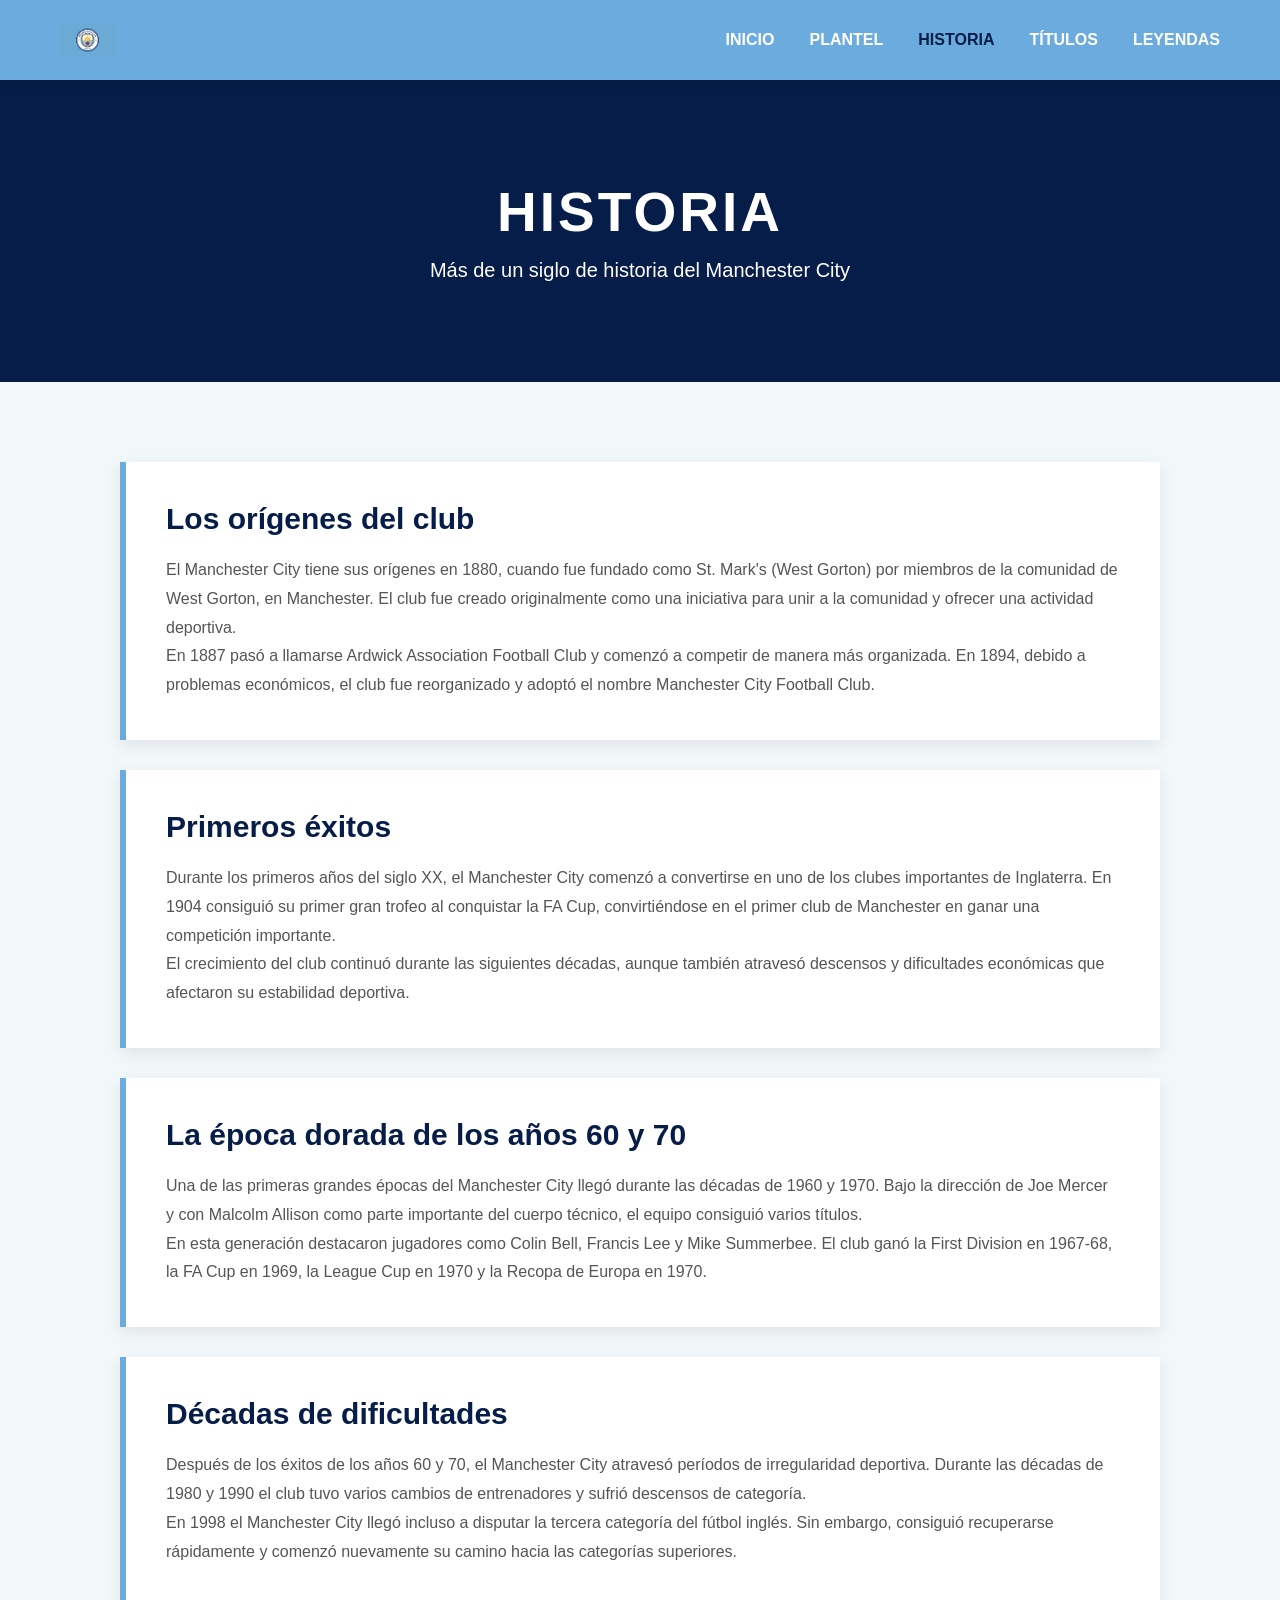
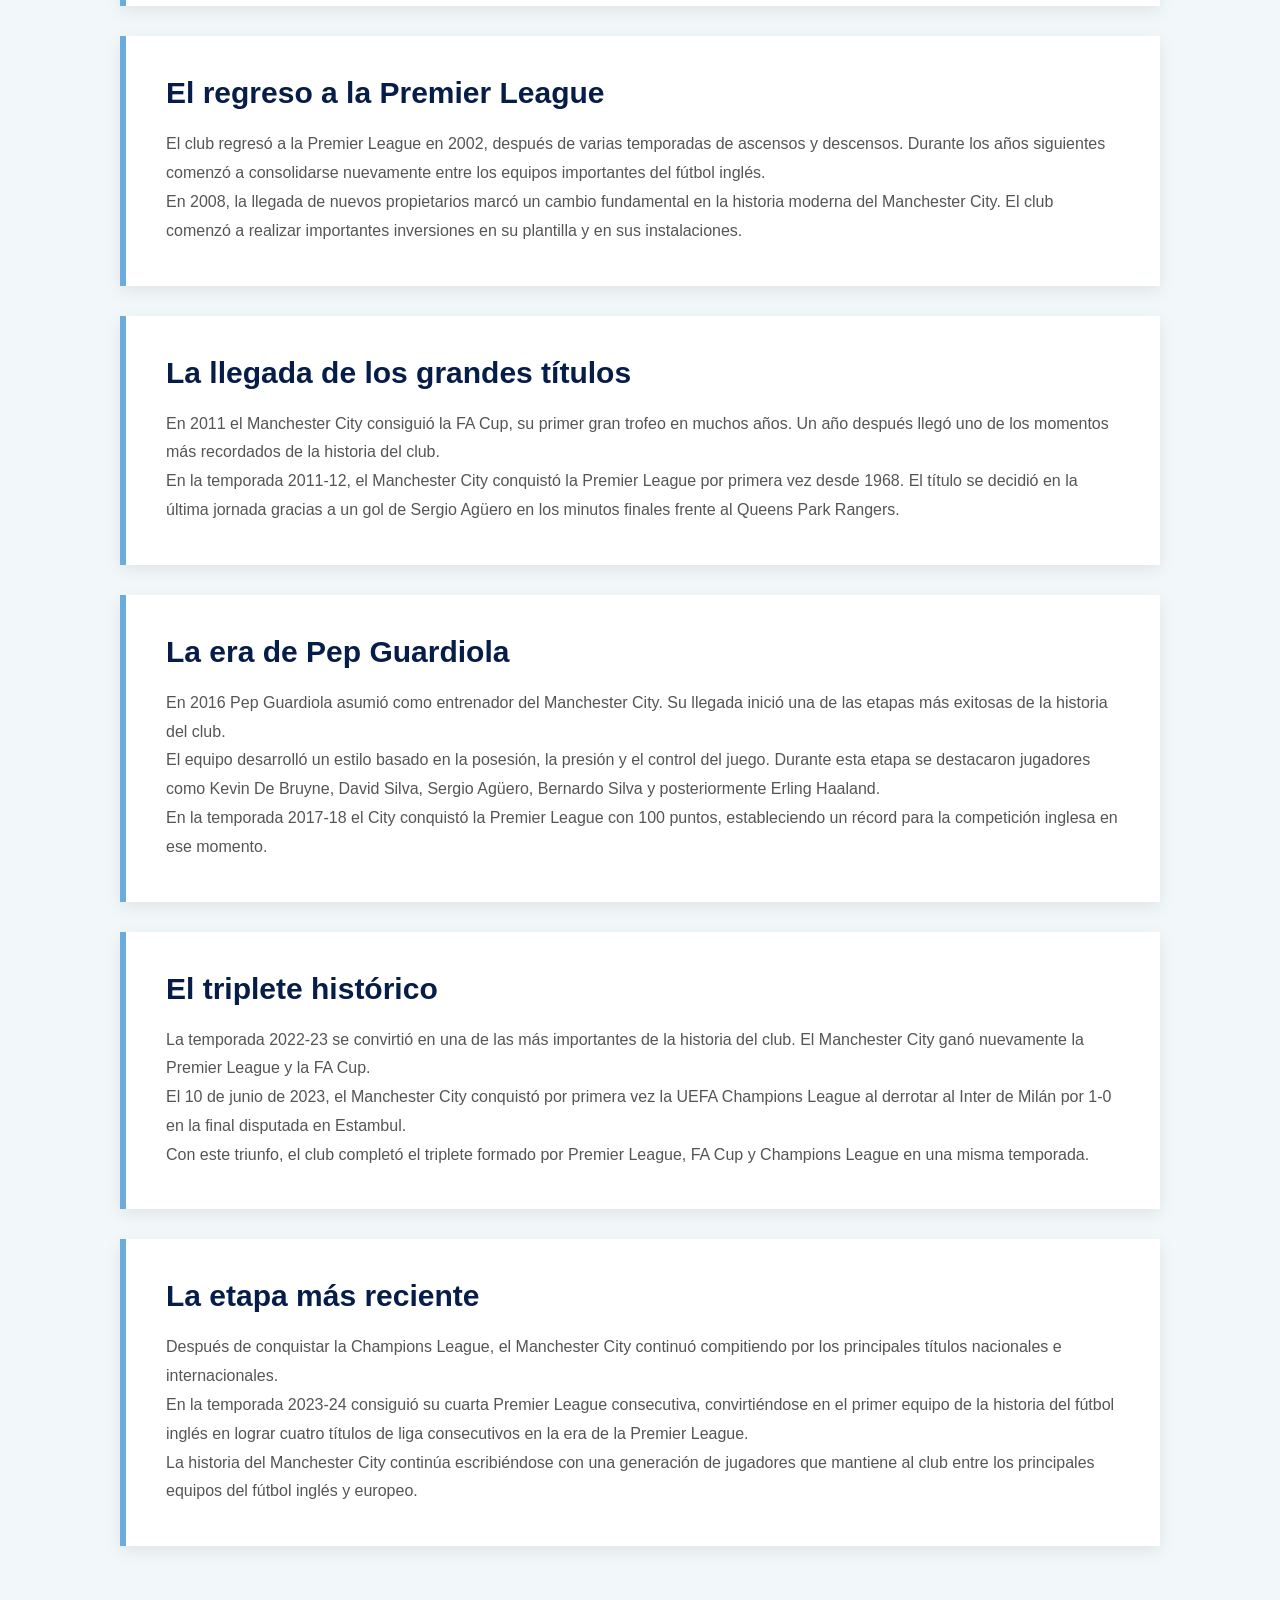
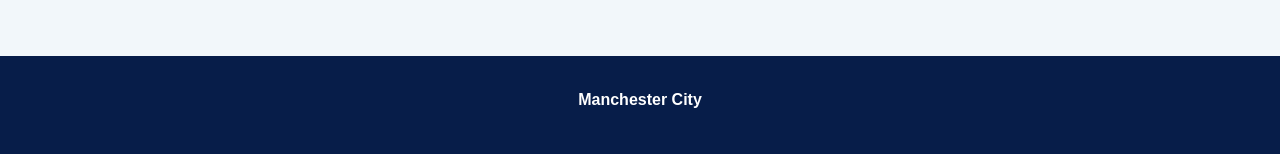
<file: Historia.html>
<!DOCTYPE html>
<html lang="es">

<head>

    <meta charset="UTF-8">
    <meta name="viewport" content="width=device-width, initial-scale=1.0">

    <title>Historia | Manchester City</title>

    <link rel="stylesheet" href="css/style.css">

</head>

<body>

    <header>

        <nav class="navbar">

            <a href="index.html" class="logo">
                <img src="img/logo.png" alt="Manchester City">
            </a>

            <button class="menu-btn" id="menuBtn">
                ☰
            </button>

            <ul class="nav-links" id="navLinks">

                <li><a href="index.html">Inicio</a></li>
                <li><a href="Plantel.html">Plantel</a></li>
                <li><a href="Historia.html" class="active">Historia</a></li>
                <li><a href="Titulos.html">Títulos</a></li>
                <li><a href="Leyendas.html">Leyendas</a></li>

            </ul>

        </nav>

    </header>


    <main>

        <section class="pagina-header">

            <h1>HISTORIA</h1>

            <p>
                Más de un siglo de historia del Manchester City
            </p>

        </section>


        <section class="historia">


            <article class="historia-etapa">

                <h2>Los orígenes del club</h2>

                <p>
                    El Manchester City tiene sus orígenes en 1880,
                    cuando fue fundado como St. Mark's (West Gorton)
                    por miembros de la comunidad de West Gorton,
                    en Manchester. El club fue creado originalmente
                    como una iniciativa para unir a la comunidad
                    y ofrecer una actividad deportiva.
                </p>

                <p>
                    En 1887 pasó a llamarse Ardwick Association
                    Football Club y comenzó a competir de manera
                    más organizada. En 1894, debido a problemas
                    económicos, el club fue reorganizado y adoptó
                    el nombre Manchester City Football Club.
                </p>

            </article>


            <article class="historia-etapa">

                <h2>Primeros éxitos</h2>

                <p>
                    Durante los primeros años del siglo XX,
                    el Manchester City comenzó a convertirse en
                    uno de los clubes importantes de Inglaterra.
                    En 1904 consiguió su primer gran trofeo al
                    conquistar la FA Cup, convirtiéndose en el
                    primer club de Manchester en ganar una
                    competición importante.
                </p>

                <p>
                    El crecimiento del club continuó durante las
                    siguientes décadas, aunque también atravesó
                    descensos y dificultades económicas que
                    afectaron su estabilidad deportiva.
                </p>

            </article>


            <article class="historia-etapa">

                <h2>La época dorada de los años 60 y 70</h2>

                <p>
                    Una de las primeras grandes épocas del
                    Manchester City llegó durante las décadas
                    de 1960 y 1970. Bajo la dirección de
                    Joe Mercer y con Malcolm Allison como parte
                    importante del cuerpo técnico, el equipo
                    consiguió varios títulos.
                </p>

                <p>
                    En esta generación destacaron jugadores como
                    Colin Bell, Francis Lee y Mike Summerbee.
                    El club ganó la First Division en 1967-68,
                    la FA Cup en 1969, la League Cup en 1970
                    y la Recopa de Europa en 1970.
                </p>

            </article>


            <article class="historia-etapa">

                <h2>Décadas de dificultades</h2>

                <p>
                    Después de los éxitos de los años 60 y 70,
                    el Manchester City atravesó períodos de
                    irregularidad deportiva. Durante las décadas
                    de 1980 y 1990 el club tuvo varios cambios
                    de entrenadores y sufrió descensos de
                    categoría.
                </p>

                <p>
                    En 1998 el Manchester City llegó incluso a
                    disputar la tercera categoría del fútbol
                    inglés. Sin embargo, consiguió recuperarse
                    rápidamente y comenzó nuevamente su camino
                    hacia las categorías superiores.
                </p>

            </article>


            <article class="historia-etapa">

                <h2>El regreso a la Premier League</h2>

                <p>
                    El club regresó a la Premier League en 2002,
                    después de varias temporadas de ascensos y
                    descensos. Durante los años siguientes comenzó
                    a consolidarse nuevamente entre los equipos
                    importantes del fútbol inglés.
                </p>

                <p>
                    En 2008, la llegada de nuevos propietarios
                    marcó un cambio fundamental en la historia
                    moderna del Manchester City. El club comenzó
                    a realizar importantes inversiones en su
                    plantilla y en sus instalaciones.
                </p>

            </article>


            <article class="historia-etapa">

                <h2>La llegada de los grandes títulos</h2>

                <p>
                    En 2011 el Manchester City consiguió la FA Cup,
                    su primer gran trofeo en muchos años. Un año
                    después llegó uno de los momentos más
                    recordados de la historia del club.
                </p>

                <p>
                    En la temporada 2011-12, el Manchester City
                    conquistó la Premier League por primera vez
                    desde 1968. El título se decidió en la última
                    jornada gracias a un gol de Sergio Agüero en
                    los minutos finales frente al Queens Park
                    Rangers.
                </p>

            </article>


            <article class="historia-etapa">

                <h2>La era de Pep Guardiola</h2>

                <p>
                    En 2016 Pep Guardiola asumió como entrenador
                    del Manchester City. Su llegada inició una
                    de las etapas más exitosas de la historia
                    del club.
                </p>

                <p>
                    El equipo desarrolló un estilo basado en la
                    posesión, la presión y el control del juego.
                    Durante esta etapa se destacaron jugadores como
                    Kevin De Bruyne, David Silva, Sergio Agüero,
                    Bernardo Silva y posteriormente Erling Haaland.
                </p>

                <p>
                    En la temporada 2017-18 el City conquistó la
                    Premier League con 100 puntos, estableciendo
                    un récord para la competición inglesa en ese
                    momento.
                </p>

            </article>


            <article class="historia-etapa">

                <h2>El triplete histórico</h2>

                <p>
                    La temporada 2022-23 se convirtió en una de
                    las más importantes de la historia del club.
                    El Manchester City ganó nuevamente la Premier
                    League y la FA Cup.
                </p>

                <p>
                    El 10 de junio de 2023, el Manchester City
                    conquistó por primera vez la UEFA Champions
                    League al derrotar al Inter de Milán por 1-0
                    en la final disputada en Estambul.
                </p>

                <p>
                    Con este triunfo, el club completó el
                    triplete formado por Premier League, FA Cup
                    y Champions League en una misma temporada.
                </p>

            </article>


            <article class="historia-etapa">

                <h2>La etapa más reciente</h2>

                <p>
                    Después de conquistar la Champions League,
                    el Manchester City continuó compitiendo por
                    los principales títulos nacionales e
                    internacionales.
                </p>

                <p>
                    En la temporada 2023-24 consiguió su cuarta
                    Premier League consecutiva, convirtiéndose
                    en el primer equipo de la historia del
                    fútbol inglés en lograr cuatro títulos de
                    liga consecutivos en la era de la Premier
                    League.
                </p>

                <p>
                    La historia del Manchester City continúa
                    escribiéndose con una generación de jugadores
                    que mantiene al club entre los principales
                    equipos del fútbol inglés y europeo.
                </p>

            </article>


        </section>

    </main>


    <footer>

        <p>Manchester City</p>

    </footer>


    <script src="js/script.js"></script>

</body>

</html>
</file>
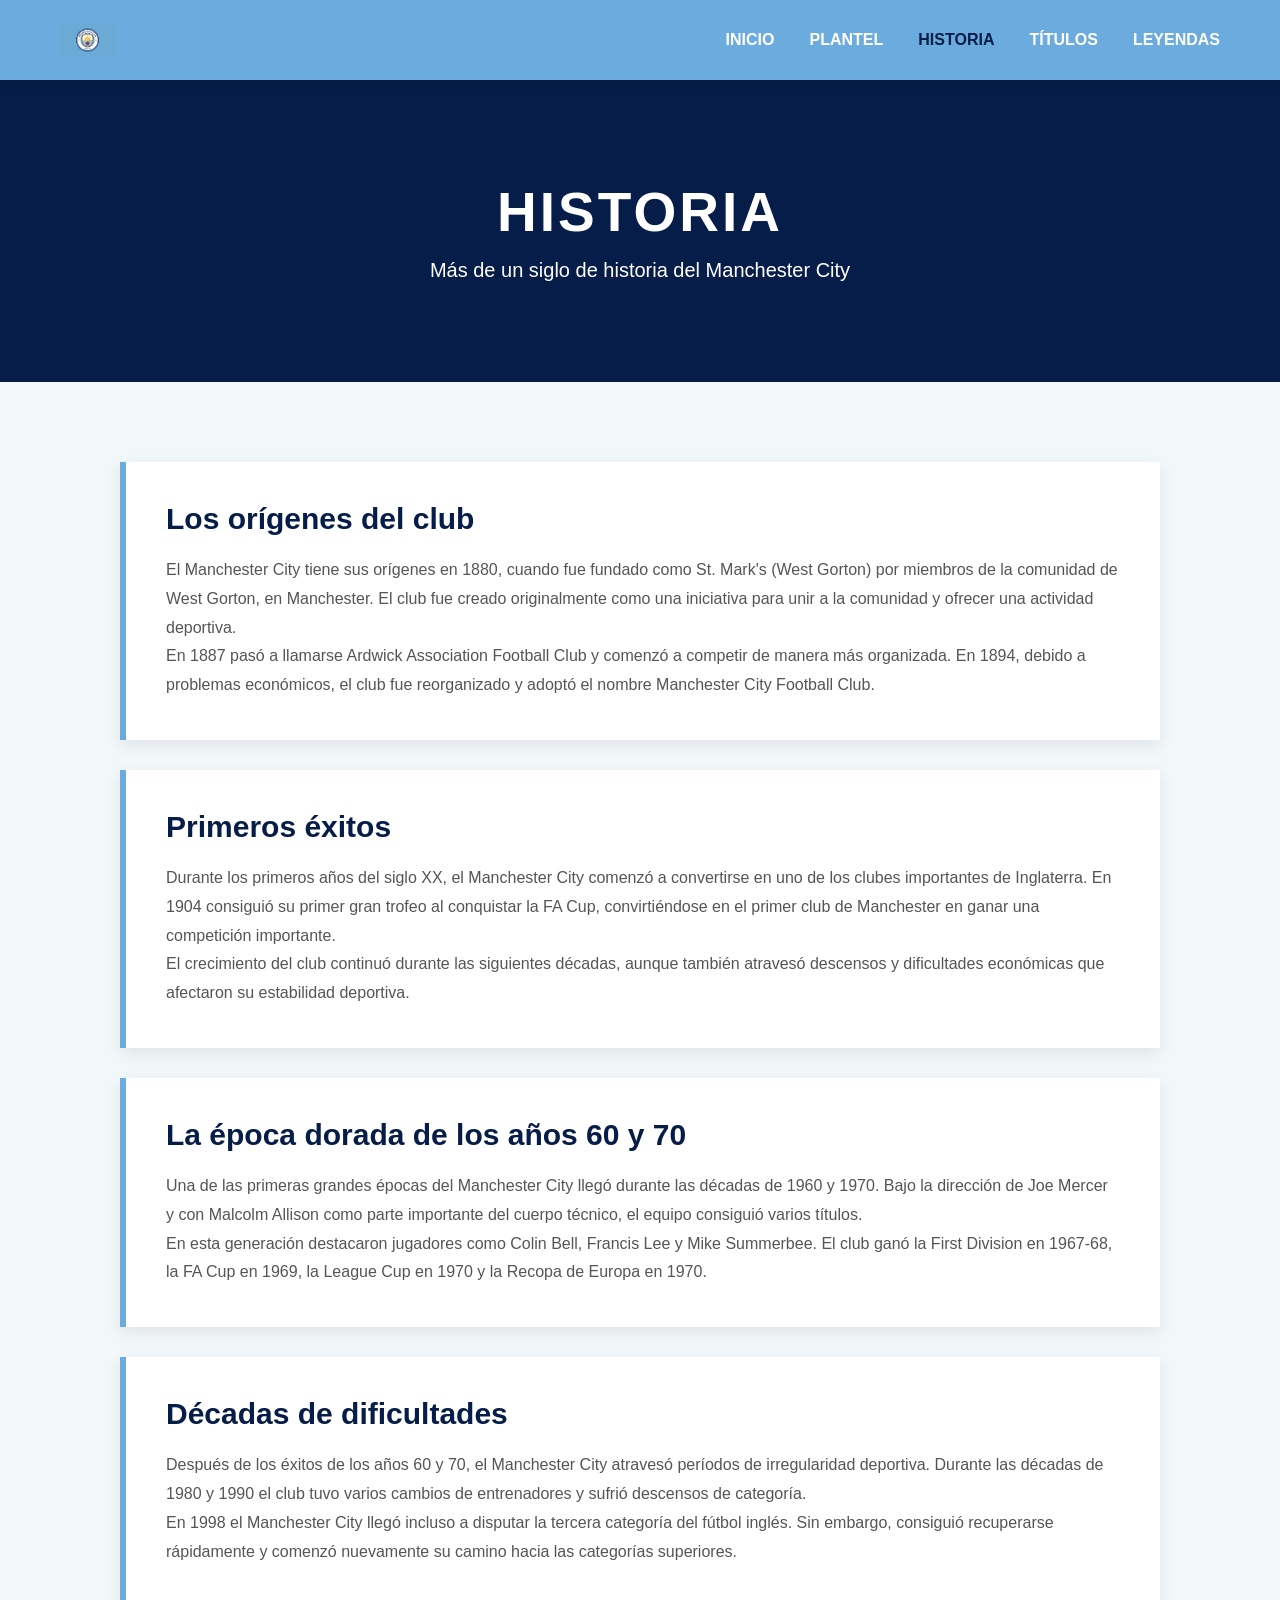
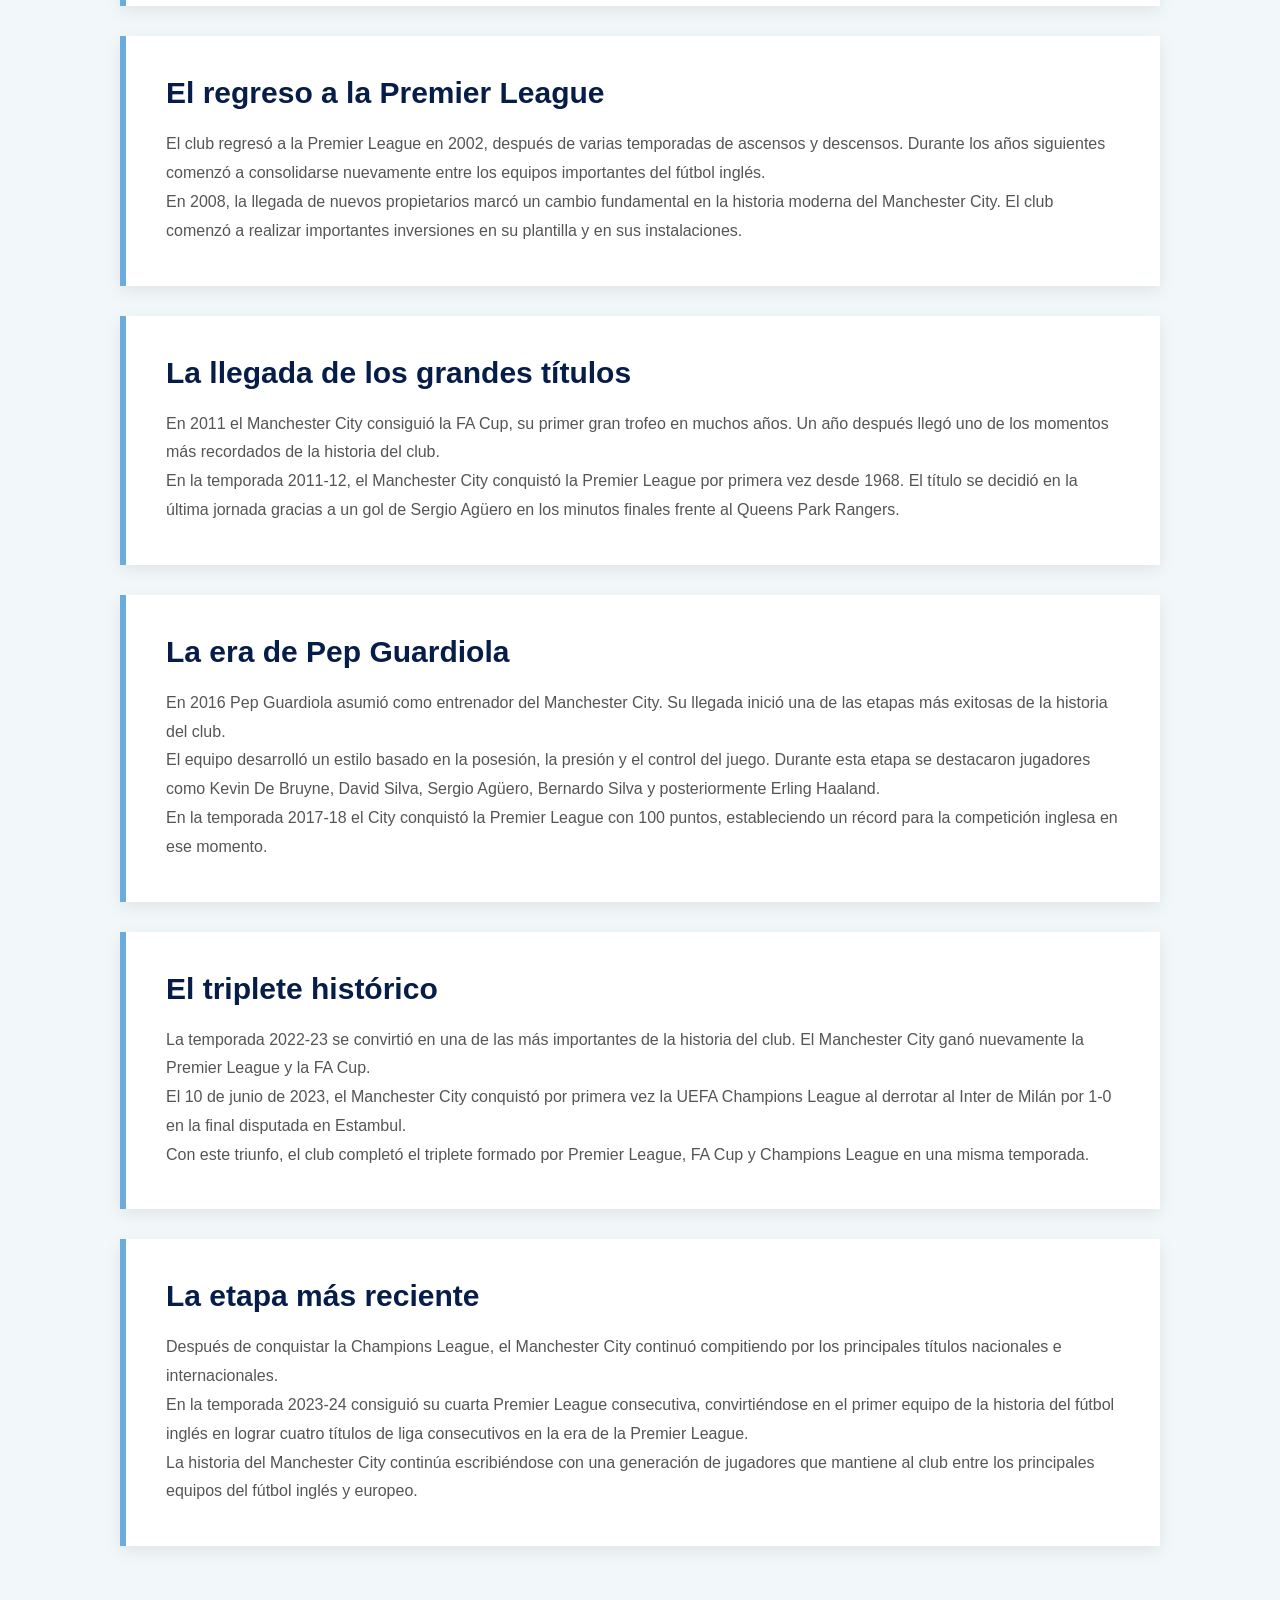
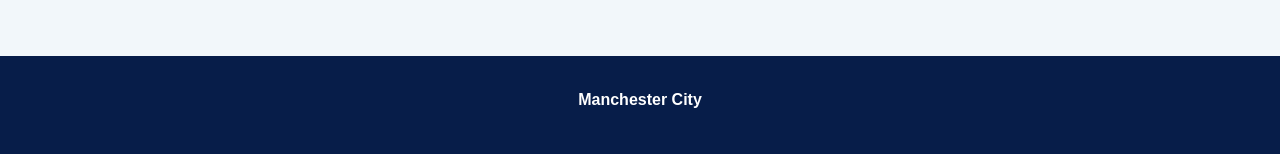
<file: historia.html>
<!DOCTYPE html>
<html lang="es">

<head>

    <meta charset="UTF-8">
    <meta name="viewport" content="width=device-width, initial-scale=1.0">

    <title>Historia | Manchester City</title>

    <link rel="stylesheet" href="css/style.css">

</head>

<body>

    <header>

        <nav class="navbar">

            <a href="index.html" class="logo">
                <img src="img/logo.png" alt="Manchester City">
            </a>

            <button class="menu-btn" id="menuBtn">
                ☰
            </button>

            <ul class="nav-links" id="navLinks">

                <li><a href="index.html">Inicio</a></li>
                <li><a href="Plantel.html">Plantel</a></li>
                <li><a href="Historia.html" class="active">Historia</a></li>
                <li><a href="Titulos.html">Títulos</a></li>
                <li><a href="Leyendas.html">Leyendas</a></li>

            </ul>

        </nav>

    </header>


    <main>

        <section class="pagina-header">

            <h1>HISTORIA</h1>

            <p>
                Más de un siglo de historia del Manchester City
            </p>

        </section>


        <section class="historia">


            <article class="historia-etapa">

                <h2>Los orígenes del club</h2>

                <p>
                    El Manchester City tiene sus orígenes en 1880,
                    cuando fue fundado como St. Mark's (West Gorton)
                    por miembros de la comunidad de West Gorton,
                    en Manchester. El club fue creado originalmente
                    como una iniciativa para unir a la comunidad
                    y ofrecer una actividad deportiva.
                </p>

                <p>
                    En 1887 pasó a llamarse Ardwick Association
                    Football Club y comenzó a competir de manera
                    más organizada. En 1894, debido a problemas
                    económicos, el club fue reorganizado y adoptó
                    el nombre Manchester City Football Club.
                </p>

            </article>


            <article class="historia-etapa">

                <h2>Primeros éxitos</h2>

                <p>
                    Durante los primeros años del siglo XX,
                    el Manchester City comenzó a convertirse en
                    uno de los clubes importantes de Inglaterra.
                    En 1904 consiguió su primer gran trofeo al
                    conquistar la FA Cup, convirtiéndose en el
                    primer club de Manchester en ganar una
                    competición importante.
                </p>

                <p>
                    El crecimiento del club continuó durante las
                    siguientes décadas, aunque también atravesó
                    descensos y dificultades económicas que
                    afectaron su estabilidad deportiva.
                </p>

            </article>


            <article class="historia-etapa">

                <h2>La época dorada de los años 60 y 70</h2>

                <p>
                    Una de las primeras grandes épocas del
                    Manchester City llegó durante las décadas
                    de 1960 y 1970. Bajo la dirección de
                    Joe Mercer y con Malcolm Allison como parte
                    importante del cuerpo técnico, el equipo
                    consiguió varios títulos.
                </p>

                <p>
                    En esta generación destacaron jugadores como
                    Colin Bell, Francis Lee y Mike Summerbee.
                    El club ganó la First Division en 1967-68,
                    la FA Cup en 1969, la League Cup en 1970
                    y la Recopa de Europa en 1970.
                </p>

            </article>


            <article class="historia-etapa">

                <h2>Décadas de dificultades</h2>

                <p>
                    Después de los éxitos de los años 60 y 70,
                    el Manchester City atravesó períodos de
                    irregularidad deportiva. Durante las décadas
                    de 1980 y 1990 el club tuvo varios cambios
                    de entrenadores y sufrió descensos de
                    categoría.
                </p>

                <p>
                    En 1998 el Manchester City llegó incluso a
                    disputar la tercera categoría del fútbol
                    inglés. Sin embargo, consiguió recuperarse
                    rápidamente y comenzó nuevamente su camino
                    hacia las categorías superiores.
                </p>

            </article>


            <article class="historia-etapa">

                <h2>El regreso a la Premier League</h2>

                <p>
                    El club regresó a la Premier League en 2002,
                    después de varias temporadas de ascensos y
                    descensos. Durante los años siguientes comenzó
                    a consolidarse nuevamente entre los equipos
                    importantes del fútbol inglés.
                </p>

                <p>
                    En 2008, la llegada de nuevos propietarios
                    marcó un cambio fundamental en la historia
                    moderna del Manchester City. El club comenzó
                    a realizar importantes inversiones en su
                    plantilla y en sus instalaciones.
                </p>

            </article>


            <article class="historia-etapa">

                <h2>La llegada de los grandes títulos</h2>

                <p>
                    En 2011 el Manchester City consiguió la FA Cup,
                    su primer gran trofeo en muchos años. Un año
                    después llegó uno de los momentos más
                    recordados de la historia del club.
                </p>

                <p>
                    En la temporada 2011-12, el Manchester City
                    conquistó la Premier League por primera vez
                    desde 1968. El título se decidió en la última
                    jornada gracias a un gol de Sergio Agüero en
                    los minutos finales frente al Queens Park
                    Rangers.
                </p>

            </article>


            <article class="historia-etapa">

                <h2>La era de Pep Guardiola</h2>

                <p>
                    En 2016 Pep Guardiola asumió como entrenador
                    del Manchester City. Su llegada inició una
                    de las etapas más exitosas de la historia
                    del club.
                </p>

                <p>
                    El equipo desarrolló un estilo basado en la
                    posesión, la presión y el control del juego.
                    Durante esta etapa se destacaron jugadores como
                    Kevin De Bruyne, David Silva, Sergio Agüero,
                    Bernardo Silva y posteriormente Erling Haaland.
                </p>

                <p>
                    En la temporada 2017-18 el City conquistó la
                    Premier League con 100 puntos, estableciendo
                    un récord para la competición inglesa en ese
                    momento.
                </p>

            </article>


            <article class="historia-etapa">

                <h2>El triplete histórico</h2>

                <p>
                    La temporada 2022-23 se convirtió en una de
                    las más importantes de la historia del club.
                    El Manchester City ganó nuevamente la Premier
                    League y la FA Cup.
                </p>

                <p>
                    El 10 de junio de 2023, el Manchester City
                    conquistó por primera vez la UEFA Champions
                    League al derrotar al Inter de Milán por 1-0
                    en la final disputada en Estambul.
                </p>

                <p>
                    Con este triunfo, el club completó el
                    triplete formado por Premier League, FA Cup
                    y Champions League en una misma temporada.
                </p>

            </article>


            <article class="historia-etapa">

                <h2>La etapa más reciente</h2>

                <p>
                    Después de conquistar la Champions League,
                    el Manchester City continuó compitiendo por
                    los principales títulos nacionales e
                    internacionales.
                </p>

                <p>
                    En la temporada 2023-24 consiguió su cuarta
                    Premier League consecutiva, convirtiéndose
                    en el primer equipo de la historia del
                    fútbol inglés en lograr cuatro títulos de
                    liga consecutivos en la era de la Premier
                    League.
                </p>

                <p>
                    La historia del Manchester City continúa
                    escribiéndose con una generación de jugadores
                    que mantiene al club entre los principales
                    equipos del fútbol inglés y europeo.
                </p>

            </article>


        </section>

    </main>


    <footer>

        <p>Manchester City</p>

    </footer>


    <script src="js/script.js"></script>

</body>

</html>
</file>
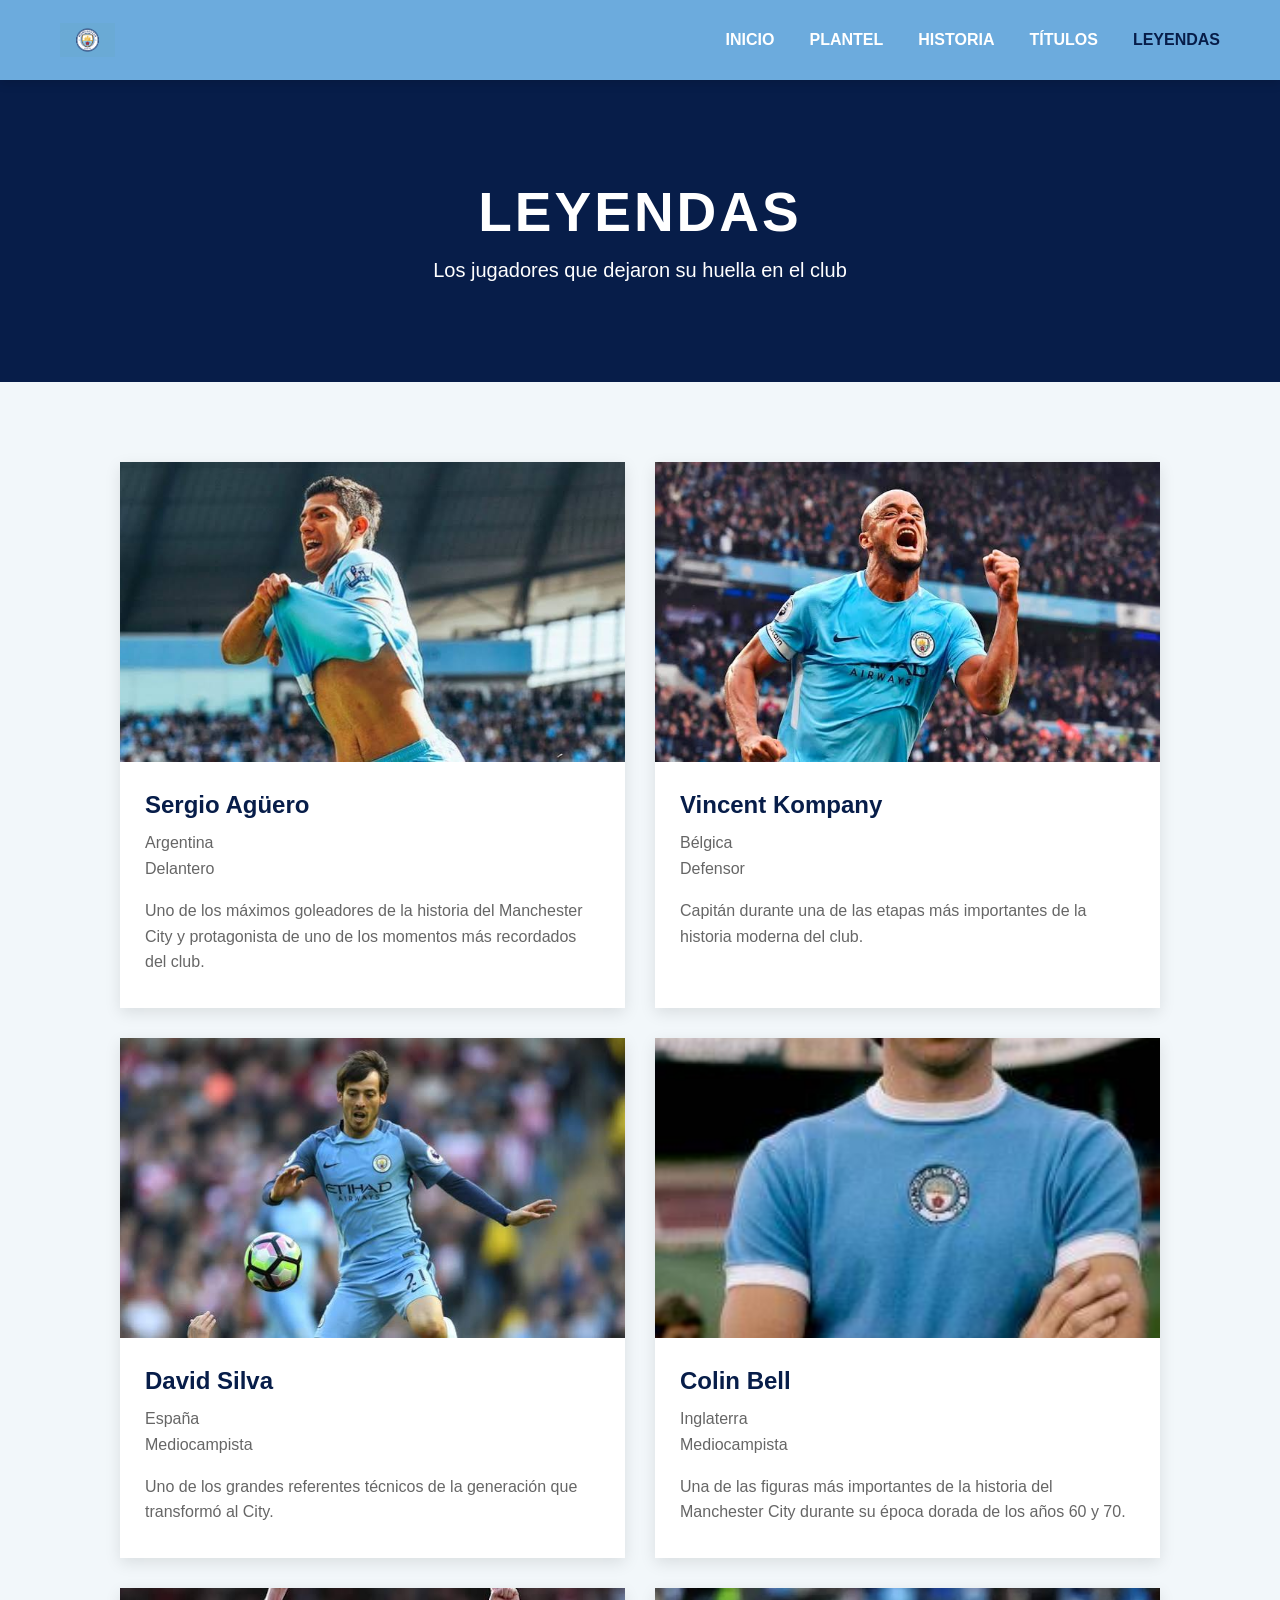
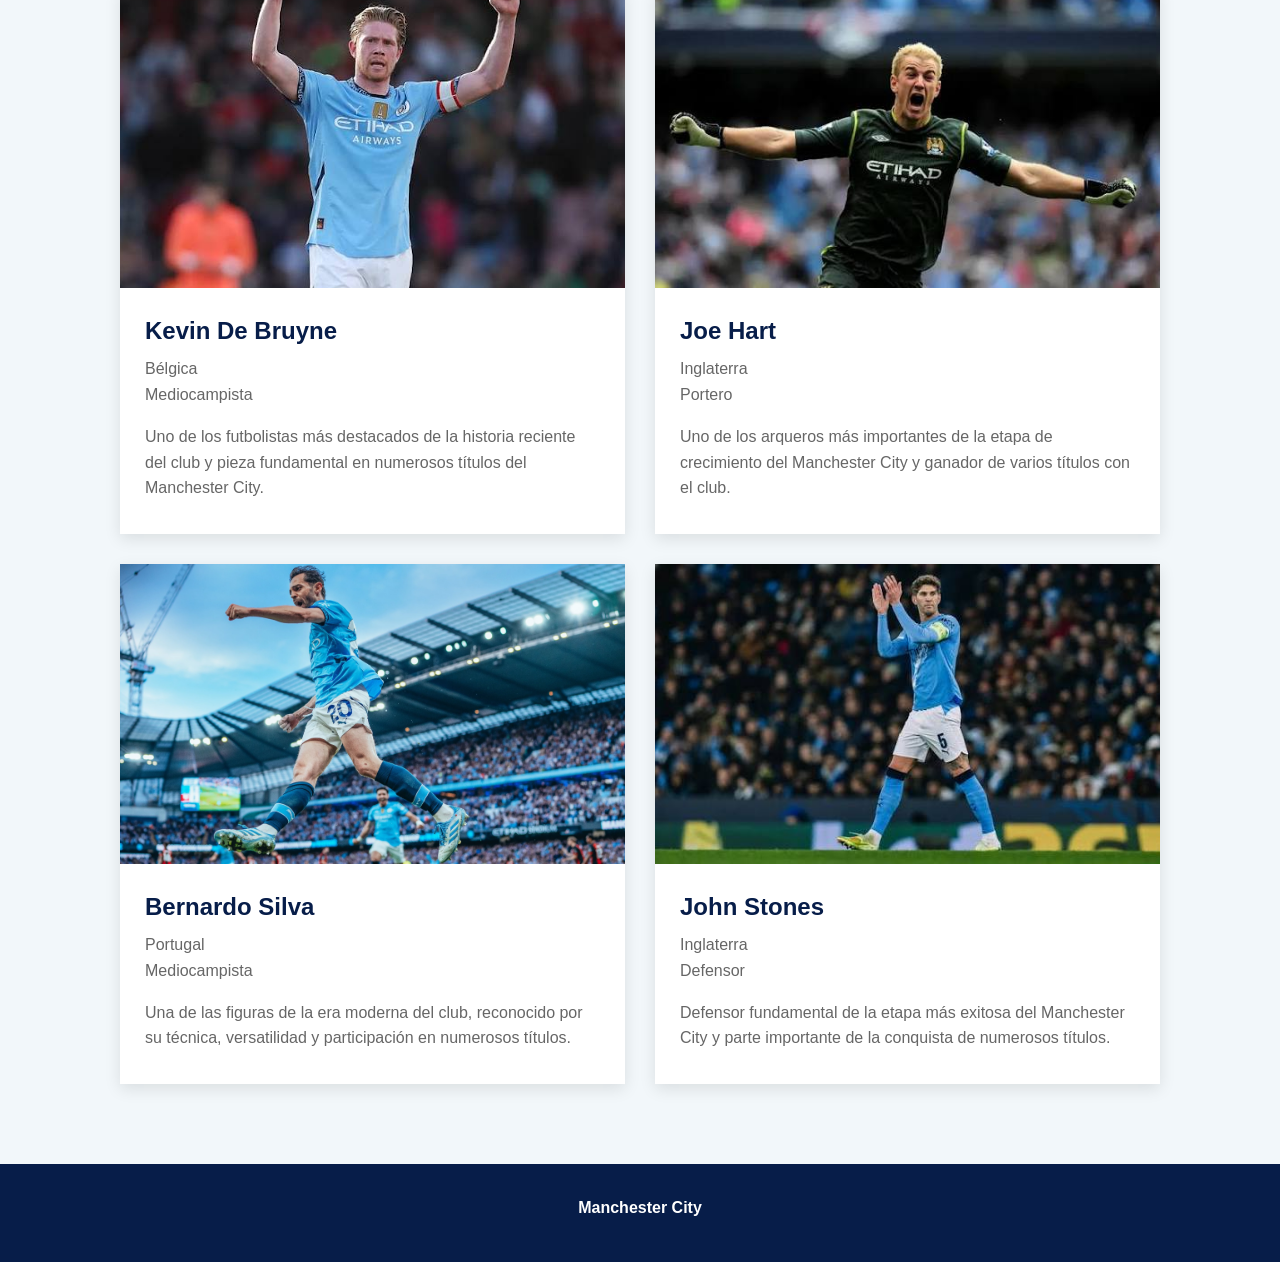
<file: Leyendas.html>
<!DOCTYPE html>
<html lang="es">

<head>

    <meta charset="UTF-8">
    <meta name="viewport" content="width=device-width, initial-scale=1.0">

    <title>Leyendas | Manchester City</title>

    <link rel="stylesheet" href="css/style.css">

</head>

<body>

    <header>

        <nav class="navbar">

            <a href="index.html" class="logo">
                <img src="img/logo.png" alt="Manchester City">
            </a>

            <button class="menu-btn" id="menuBtn">
                ☰
            </button>

            <ul class="nav-links" id="navLinks">

                <li><a href="index.html">Inicio</a></li>
                <li><a href="Plantel.html">Plantel</a></li>
                <li><a href="Historia.html">Historia</a></li>
                <li><a href="Titulos.html">Títulos</a></li>
                <li><a href="Leyendas.html" class="active">Leyendas</a></li>

            </ul>

        </nav>

    </header>


    <main>

        <section class="pagina-header">

            <h1>LEYENDAS</h1>

            <p>
                Los jugadores que dejaron su huella en el club
            </p>

        </section>


        <section class="leyendas">

            <article class="leyenda">

                <img src="img/Leyendas/Sergio Aguero.jpg" alt="Sergio Agüero">

                <div class="leyenda-info">

                    <h2>Sergio Agüero</h2>

                    <p>Argentina</p>

                    <p>Delantero</p>

                    <p>
                        Uno de los máximos goleadores de la historia
                        del Manchester City y protagonista de uno de
                        los momentos más recordados del club.
                    </p>

                </div>

            </article>


            <article class="leyenda">

                <img src="img/Leyendas/Vincent Kompany.jpg" alt="Vincent Kompany">

                <div class="leyenda-info">

                    <h2>Vincent Kompany</h2>

                    <p>Bélgica</p>

                    <p>Defensor</p>

                    <p>
                        Capitán durante una de las etapas más
                        importantes de la historia moderna del club.
                    </p>

                </div>

            </article>


            <article class="leyenda">

                <img src="img/Leyendas/David Silva.jpg" alt="David Silva">

                <div class="leyenda-info">

                    <h2>David Silva</h2>

                    <p>España</p>

                    <p>Mediocampista</p>

                    <p>
                        Uno de los grandes referentes técnicos
                        de la generación que transformó al City.
                    </p>

                </div>

            </article>


            <article class="leyenda">

                <img src="img/Leyendas/Colin Bell.jpg" alt="Colin Bell">

                <div class="leyenda-info">

                    <h2>Colin Bell</h2>

                    <p>Inglaterra</p>

                    <p>Mediocampista</p>

                    <p>
                        Una de las figuras más importantes de la
                        historia del Manchester City durante su
                        época dorada de los años 60 y 70.
                    </p>

                </div>

            </article>


            <article class="leyenda">

                <img src="img/Leyendas/Kevin De Bruyne.jpg" alt="Kevin De Bruyne">

                <div class="leyenda-info">

                    <h2>Kevin De Bruyne</h2>

                    <p>Bélgica</p>

                    <p>Mediocampista</p>

                    <p>
                        Uno de los futbolistas más destacados de la
                        historia reciente del club y pieza fundamental
                        en numerosos títulos del Manchester City.
                    </p>

                </div>

            </article>


            <article class="leyenda">

                <img src="img/Leyendas/Joe Hart.jpg" alt="Joe Hart">

                <div class="leyenda-info">

                    <h2>Joe Hart</h2>

                    <p>Inglaterra</p>

                    <p>Portero</p>

                    <p>
                        Uno de los arqueros más importantes de la etapa
                        de crecimiento del Manchester City y ganador
                        de varios títulos con el club.
                    </p>

                </div>

            </article>


            <article class="leyenda">

                <img src="img/Leyendas/Bernardo Silva.jpg" alt="Bernardo Silva">

                <div class="leyenda-info">

                    <h2>Bernardo Silva</h2>

                    <p>Portugal</p>

                    <p>Mediocampista</p>

                    <p>
                        Una de las figuras de la era moderna del club,
                        reconocido por su técnica, versatilidad y
                        participación en numerosos títulos.
                    </p>

                </div>

            </article>


            <article class="leyenda">

                <img src="img/Leyendas/John Stones.jpg" alt="John Stones">

                <div class="leyenda-info">

                    <h2>John Stones</h2>

                    <p>Inglaterra</p>

                    <p>Defensor</p>

                    <p>
                        Defensor fundamental de la etapa más exitosa
                        del Manchester City y parte importante de la
                        conquista de numerosos títulos.
                    </p>

                </div>

            </article>

        </section>

    </main>


    <footer>

        <p>Manchester City</p>

    </footer>


    <script src="js/script.js"></script>

</body>

</html>
</file>
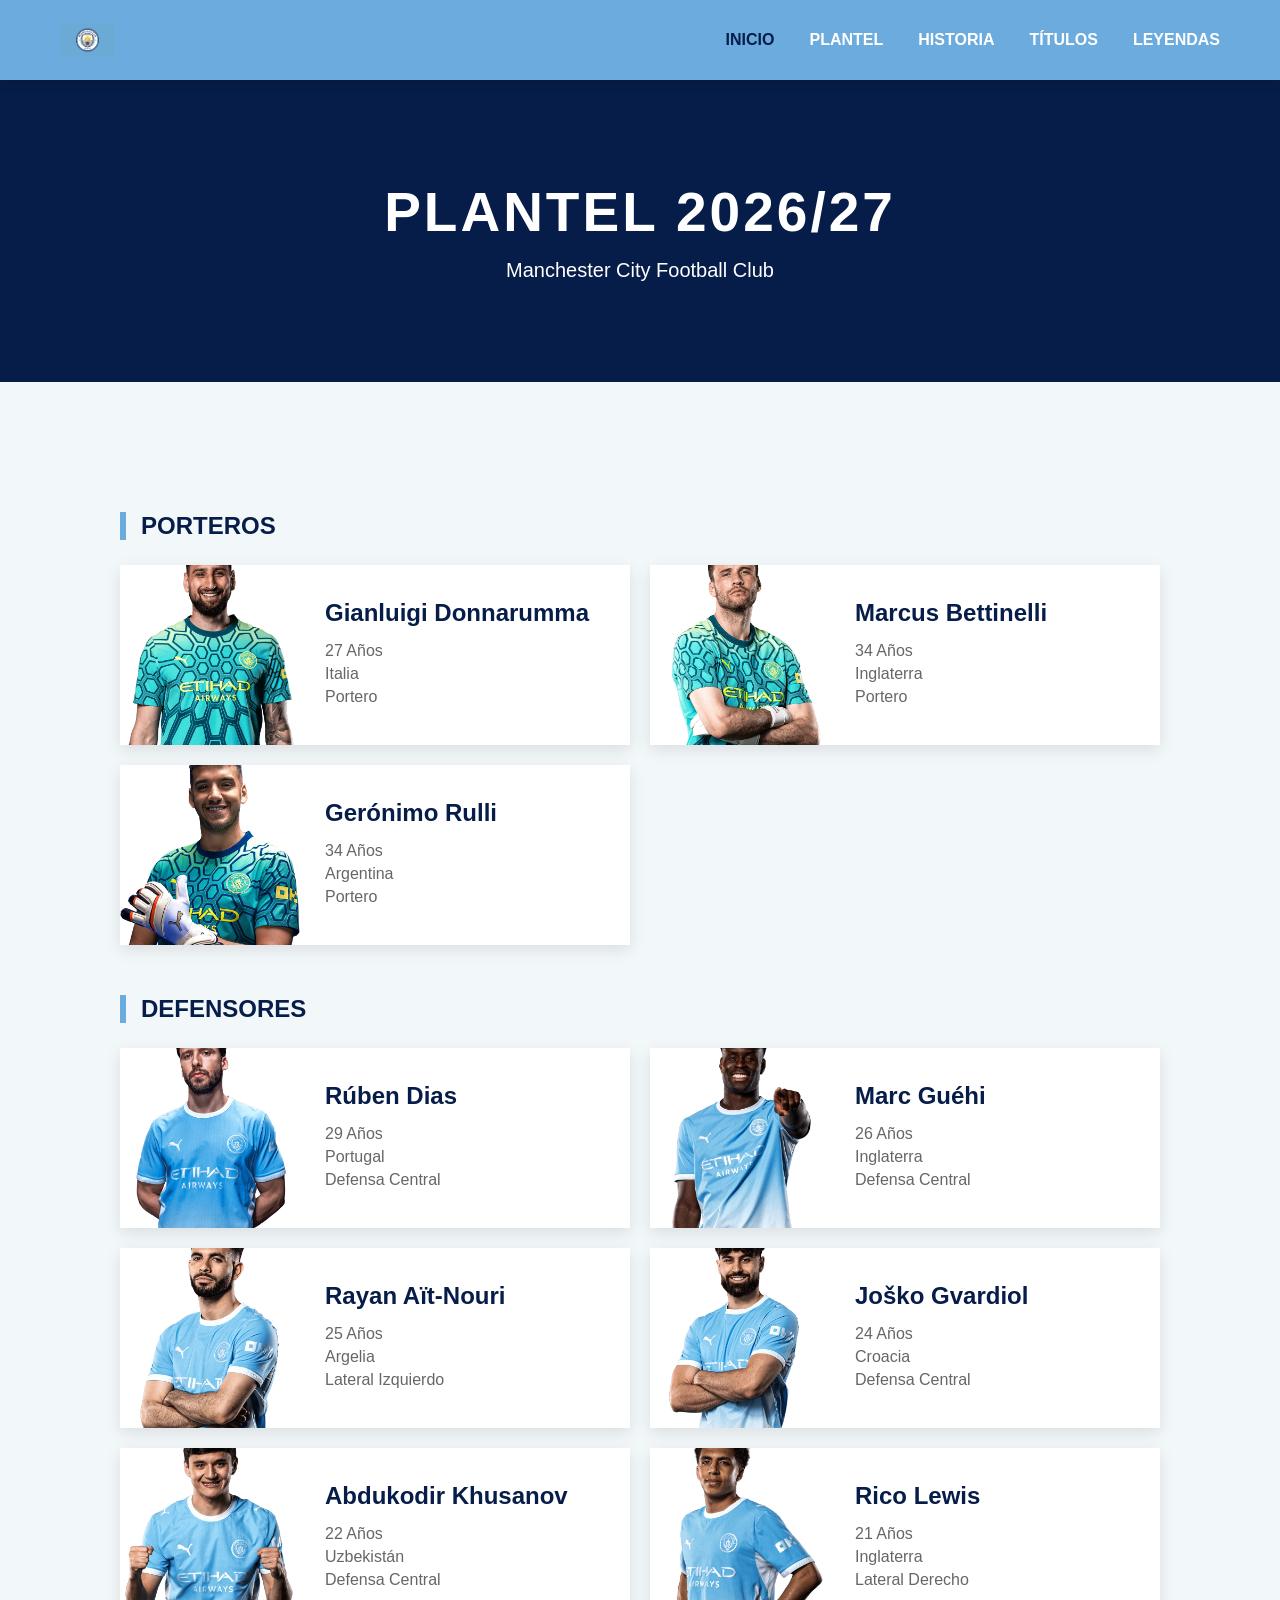
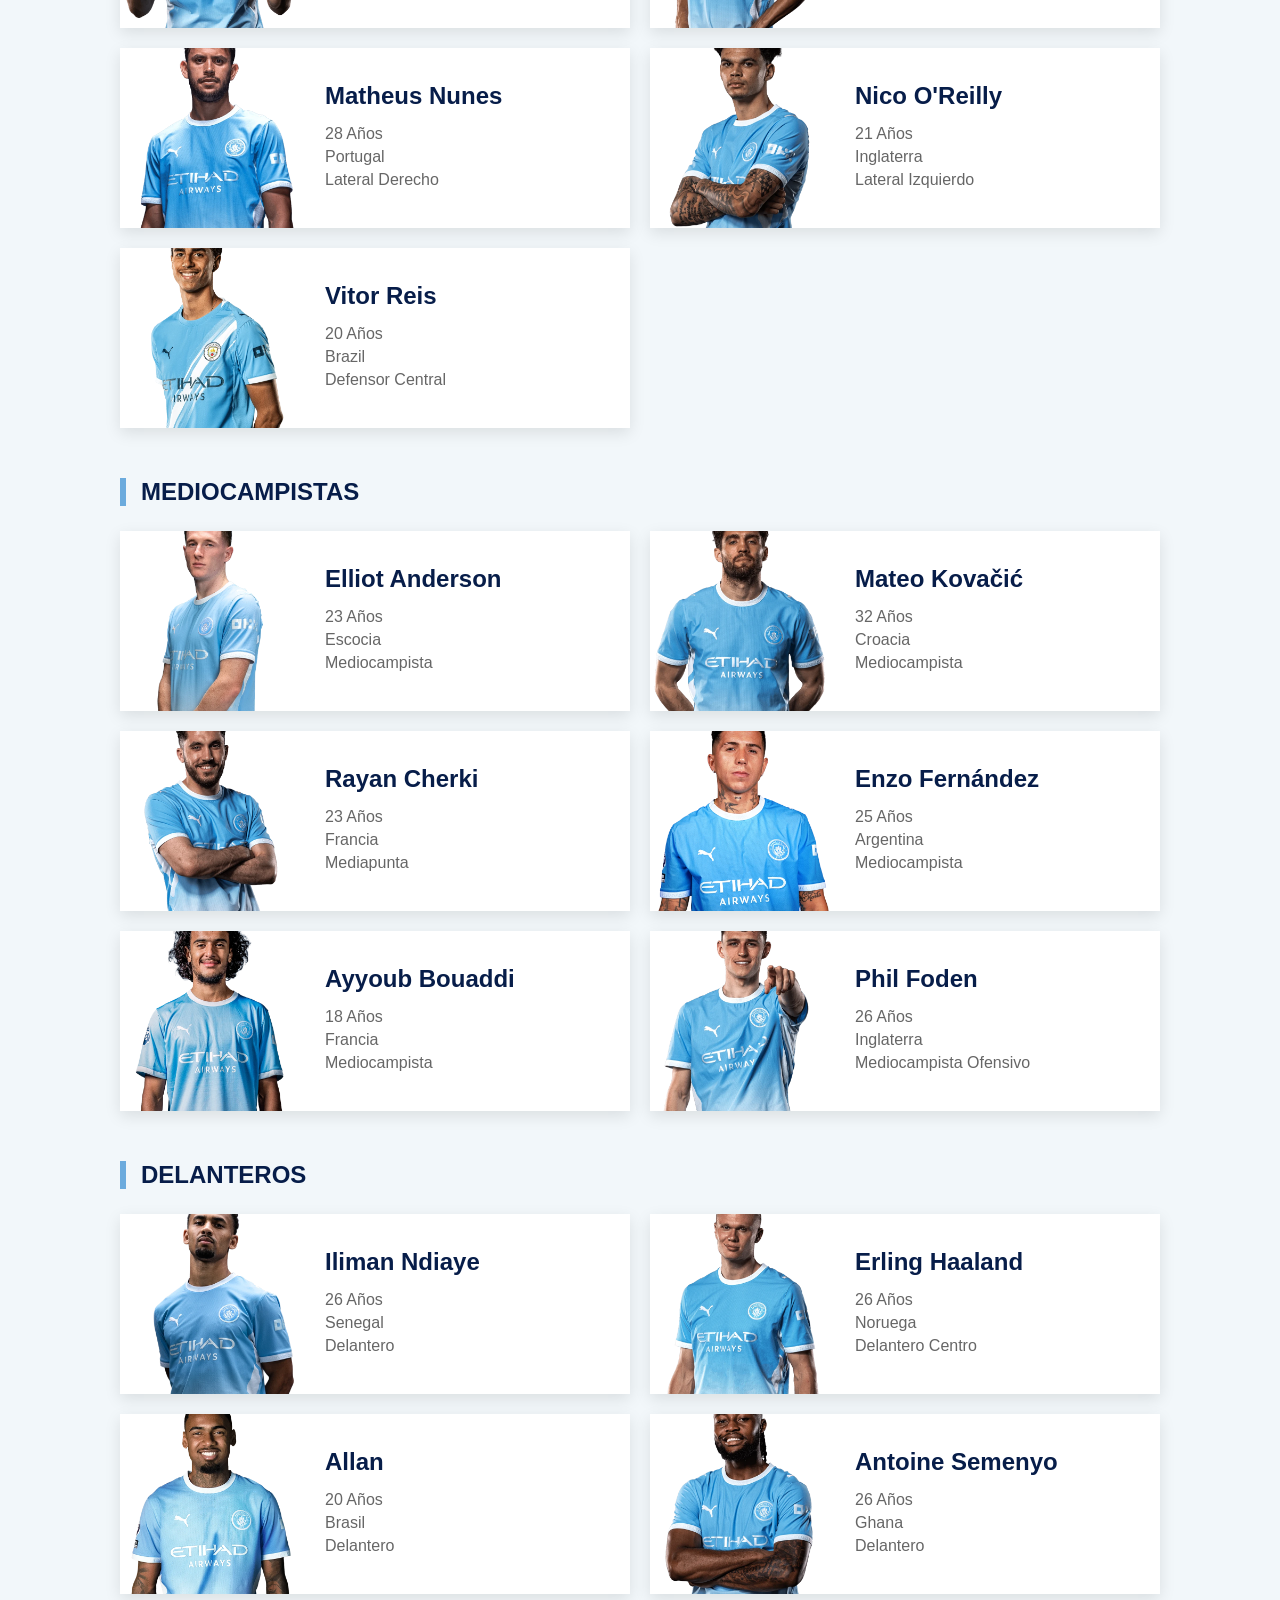
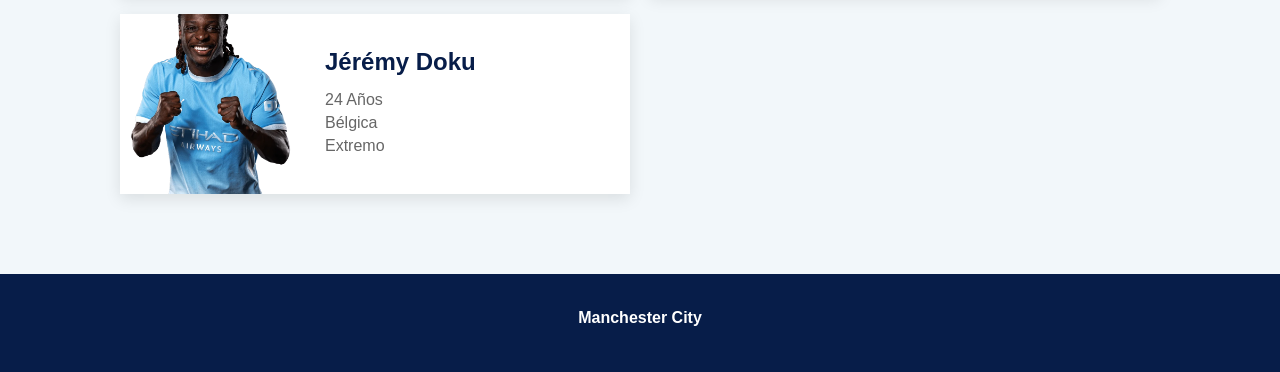
<file: Plantel.html>
<!DOCTYPE html>
<html lang="es">

<head>

    <meta charset="UTF-8">
    <meta name="viewport" content="width=device-width, initial-scale=1.0">

    <title>Plantel 2026/27 | Manchester City</title>

    <link rel="stylesheet" href="css/style.css">

</head>

<body>


    <header>

        <nav class="navbar">

            <a href="index.html" class="logo">
                <img src="img/logo.png" alt="Manchester City">
            </a>

            <button class="menu-btn" id="menuBtn">
                ☰
            </button>

            <ul class="nav-links" id="navLinks">

                <li>
                    <a href="index.html" class="active">Inicio</a>
                </li>

                <li>
                    <a href="Plantel.html">Plantel</a>
                </li>

                <li>
                    <a href="Historia.html">Historia</a>
                </li>

                <li>
                    <a href="Titulos.html">Títulos</a>
                </li>

                <li>
                    <a href="Leyendas.html">Leyendas</a>
                </li>

            </ul>

        </nav>

    </header>

    <main>

        <section class="pagina-header">

            <h1>PLANTEL 2026/27</h1>

            <p>
                Manchester City Football Club
            </p>

        </section>


        <section class="plantel">


            <h2>PORTEROS</h2>

            <div class="jugadores">

                <article class="jugador">

                    <img src="img/jugadores/GianluigiDonnarumma.jpg" alt="Gianluigi Donnarumma">

                    <div class="jugador-info">

                        <h3>Gianluigi Donnarumma</h3>

                        <p>27 Años</p>

                        <p>Italia</p>

                        <p>Portero</p>

                    </div>

                </article>


                <article class="jugador">

                    <img src="img/jugadores/MarcusBettinelli.jpg" alt="Marcus Bettinelli">

                    <div class="jugador-info">

                        <h3>Marcus Bettinelli</h3>

                        <p>34 Años</p>

                        <p>Inglaterra</p>

                        <p>Portero</p>

                    </div>

                </article>


                <article class="jugador">

                    <img src="img/jugadores/Geronimo Rulli.jpg" alt="Gerónimo Rulli">

                    <div class="jugador-info">

                        <h3>Gerónimo Rulli</h3>

                        <p>34 Años</p>

                        <p>Argentina</p>

                        <p>Portero</p>

                    </div>

                </article>

            </div>


            <h2>DEFENSORES</h2>

            <div class="jugadores">

                <article class="jugador">

                    <img src="img/jugadores/Ruben Dias.jpg" alt="Rúben Dias">

                    <div class="jugador-info">

                        <h3>Rúben Dias</h3>

                        <p>29 Años</p>

                        <p>Portugal</p>

                        <p>Defensa Central</p>

                    </div>

                </article>


                <article class="jugador">

                    <img src="img/jugadores/Marc Guehi.jpg" alt="Marc Guéhi">

                    <div class="jugador-info">

                        <h3>Marc Guéhi</h3>

                        <p>26 Años</p>

                        <p>Inglaterra</p>

                        <p>Defensa Central</p>

                    </div>

                </article>


                <article class="jugador">

                    <img src="img/jugadores/Rayan Ait-Nouri.jpg" alt="Rayan Aït-Nouri">

                    <div class="jugador-info">

                        <h3>Rayan Aït-Nouri</h3>

                        <p>25 Años</p>

                        <p>Argelia</p>

                        <p>Lateral Izquierdo</p>

                    </div>

                </article>


                <article class="jugador">

                    <img src="img/jugadores/Josko Gvardiol.jpg" alt="Joško Gvardiol">

                    <div class="jugador-info">

                        <h3>Joško Gvardiol</h3>

                        <p>24 Años</p>

                        <p>Croacia</p>

                        <p>Defensa Central</p>

                    </div>

                </article>


                <article class="jugador">

                    <img src="img/jugadores/Abdukodir Khusanov.jpg" alt="Abdukodir Khusanov">

                    <div class="jugador-info">

                        <h3>Abdukodir Khusanov</h3>

                        <p>22 Años</p>

                        <p>Uzbekistán</p>

                        <p>Defensa Central</p>

                    </div>

                </article>


                <article class="jugador">

                    <img src="img/jugadores/Rico Lewis.jpg" alt="Rico Lewis">

                    <div class="jugador-info">

                        <h3>Rico Lewis</h3>

                        <p>21 Años</p>

                        <p>Inglaterra</p>

                        <p>Lateral Derecho</p>

                    </div>

                </article>

                <article class="jugador">

                    <img src="img/jugadores/Matheus Nunes.jpg" alt="Matheus Nunes">

                    <div class="jugador-info">

                        <h3>Matheus Nunes</h3>

                        <p>28 Años</p>

                        <p>Portugal</p>

                        <p>Lateral Derecho</p>

                    </div>

                </article>

                <article class="jugador">

                    <img src="img/jugadores/Nico O'Reilly.jpg" alt="Nico O'Reilly">

                    <div class="jugador-info">

                        <h3>Nico O'Reilly</h3>

                        <p>21 Años</p>

                        <p>Inglaterra</p>

                        <p>Lateral Izquierdo</p>

                    </div>

                </article>

                <article class="jugador">

                    <img src="img/jugadores/Vitor Reis.jpg" alt="Vitor Reis">

                    <div class="jugador-info">

                        <h3>Vitor Reis</h3>

                        <p>20 Años</p>

                        <p>Brazil</p>

                        <p>Defensor Central</p>

                    </div>

                </article>

            </div>


            <h2>MEDIOCAMPISTAS</h2>

            <div class="jugadores">

                <article class="jugador">

                    <img src="img/jugadores/Elliot Anderson.jpg" alt="Elliot Anderson">

                    <div class="jugador-info">

                        <h3>Elliot Anderson</h3>

                        <p>23 Años</p>

                        <p>Escocia</p>

                        <p>Mediocampista</p>

                    </div>

                </article>


                <article class="jugador">

                    <img src="img/jugadores/Mateo Kovacic.jpg" alt="Mateo Kovačić">

                    <div class="jugador-info">

                        <h3>Mateo Kovačić</h3>

                        <p>32 Años</p>

                        <p>Croacia</p>

                        <p>Mediocampista</p>

                    </div>

                </article>


                <article class="jugador">

                    <img src="img/jugadores/Rayan Cherki.jpg" alt="Rayan Cherki">

                    <div class="jugador-info">

                        <h3>Rayan Cherki</h3>

                        <p>23 Años</p>

                        <p>Francia</p>

                        <p>Mediapunta</p>

                    </div>

                </article>


                <article class="jugador">

                    <img src="img/jugadores/Enzo Fernandez.jpg" alt="Enzo Fernández">

                    <div class="jugador-info">

                        <h3>Enzo Fernández</h3>

                        <p>25 Años</p>

                        <p>Argentina</p>

                        <p>Mediocampista</p>

                    </div>

                </article>

                <article class="jugador">

                    <img src="img/jugadores/Ayyoub Bouaddi.jpg" alt="Ayyoub Bouaddi">

                    <div class="jugador-info">

                        <h3>Ayyoub Bouaddi</h3>

                        <p>18 Años</p>

                        <p>Francia</p>

                        <p>Mediocampista</p>

                    </div>

                </article>

                <article class="jugador">

                    <img src="img/jugadores/Phil Foden.jpg" alt="Phil Foden">

                    <div class="jugador-info">

                        <h3>Phil Foden</h3>

                        <p>26 Años</p>

                        <p>Inglaterra</p>

                        <p>Mediocampista Ofensivo</p>

                    </div>

                </article>

            </div>


            <h2>DELANTEROS</h2>

            <div class="jugadores">

                <article class="jugador">

                    <img src="img/jugadores/Iliman Ndiaye.jpg" alt="Iliman Ndiaye">

                    <div class="jugador-info">

                        <h3>Iliman Ndiaye</h3>

                        <p>26 Años</p>

                        <p>Senegal</p>

                        <p>Delantero</p>

                    </div>

                </article>


                <article class="jugador">

                    <img src="img/jugadores/Erling Haaland.jpg" alt="Erling Haaland">

                    <div class="jugador-info">

                        <h3>Erling Haaland</h3>

                        <p>26 Años</p>

                        <p>Noruega</p>

                        <p>Delantero Centro</p>

                    </div>

                </article>


                <article class="jugador">

                    <img src="img/jugadores/Allan.jpg" alt="Allan">

                    <div class="jugador-info">

                        <h3>Allan</h3>

                        <p>20 Años</p>

                        <p>Brasil</p>

                        <p>Delantero</p>

                    </div>

                </article>


                <article class="jugador">

                    <img src="img/jugadores/Antoine Semenyo.jpg" alt="Antoine Semenyo">

                    <div class="jugador-info">

                        <h3>Antoine Semenyo</h3>

                        <p>26 Años</p>

                        <p>Ghana</p>

                        <p>Delantero</p>

                    </div>

                </article>


                <article class="jugador">

                    <img src="img/jugadores/Jeremy Doku.jpg" alt="Jérémy Doku">

                    <div class="jugador-info">

                        <h3>Jérémy Doku</h3>

                        <p>24 Años</p>

                        <p>Bélgica</p>

                        <p>Extremo</p>

                    </div>

                </article>

            </div>

        </section>

    </main>


    <footer>

        <p>Manchester City</p>

    </footer>


    <script src="js/script.js"></script>

</body>

</html>
</file>
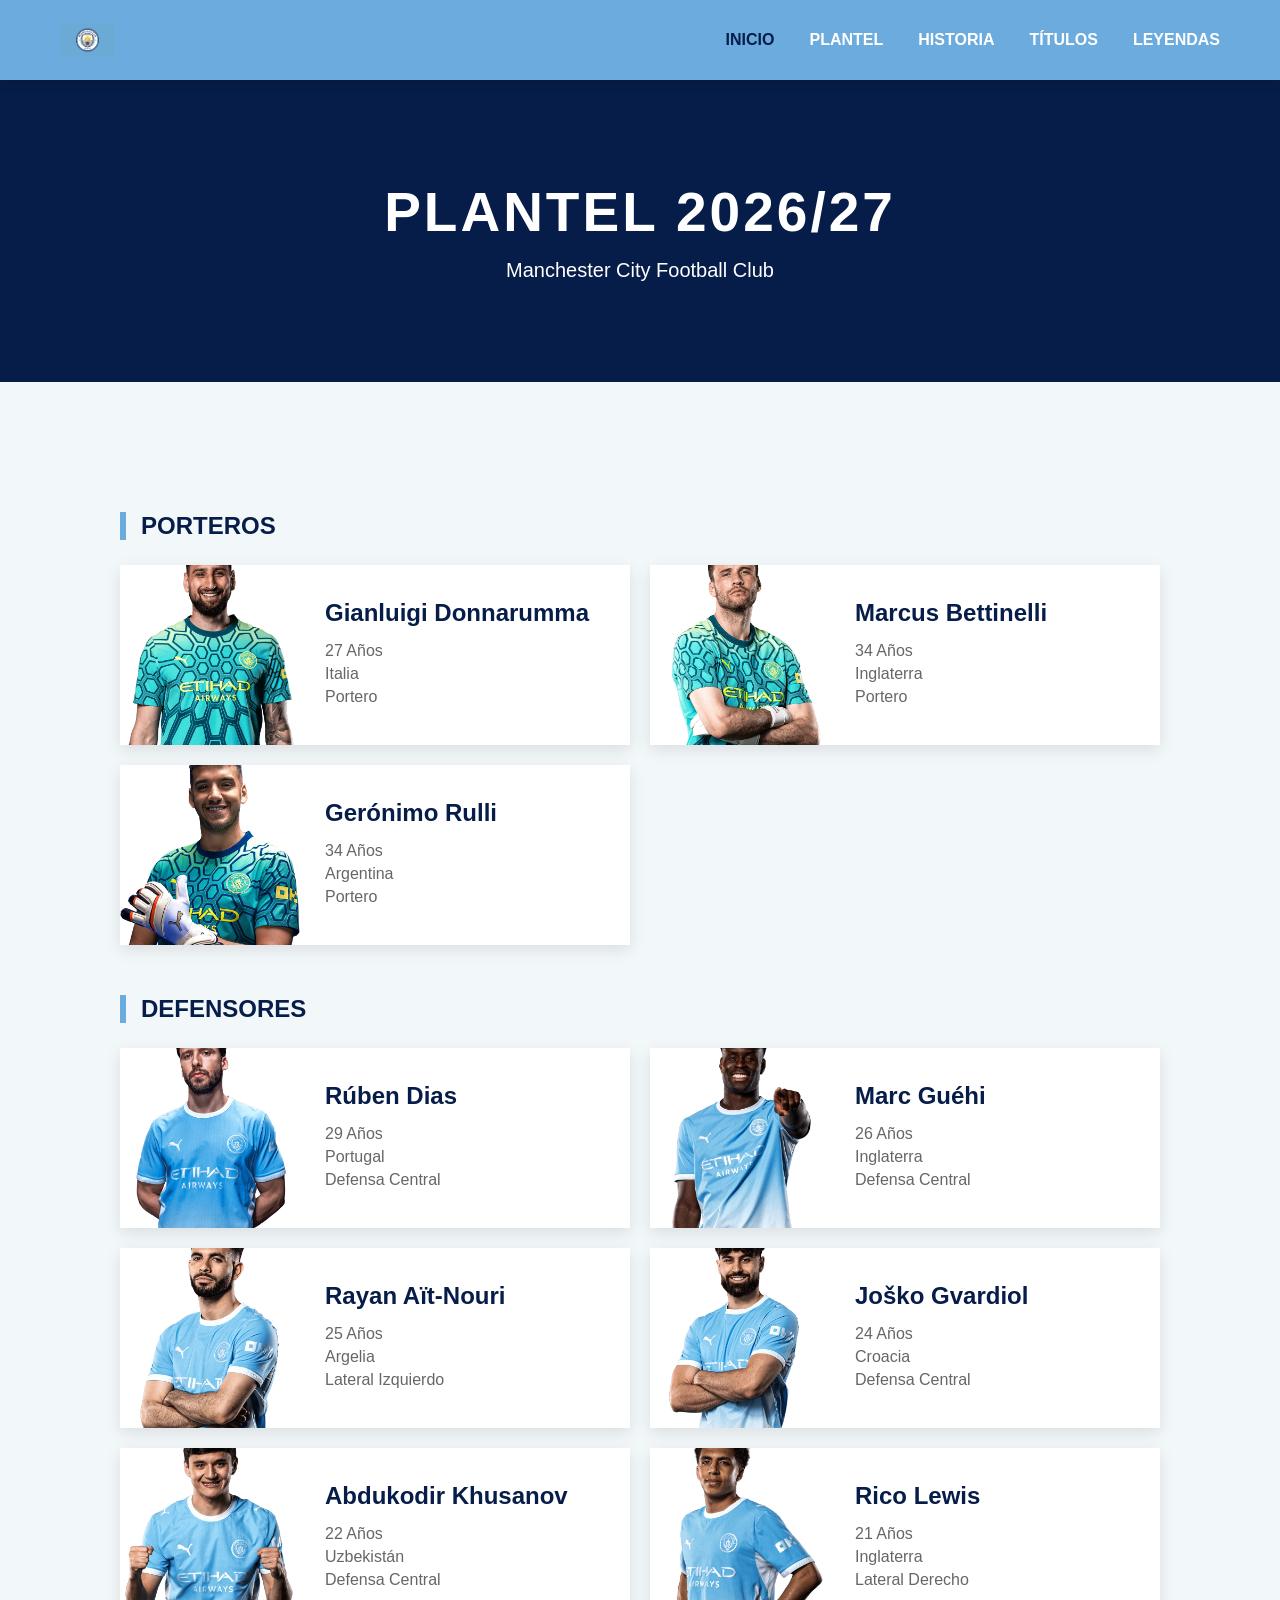
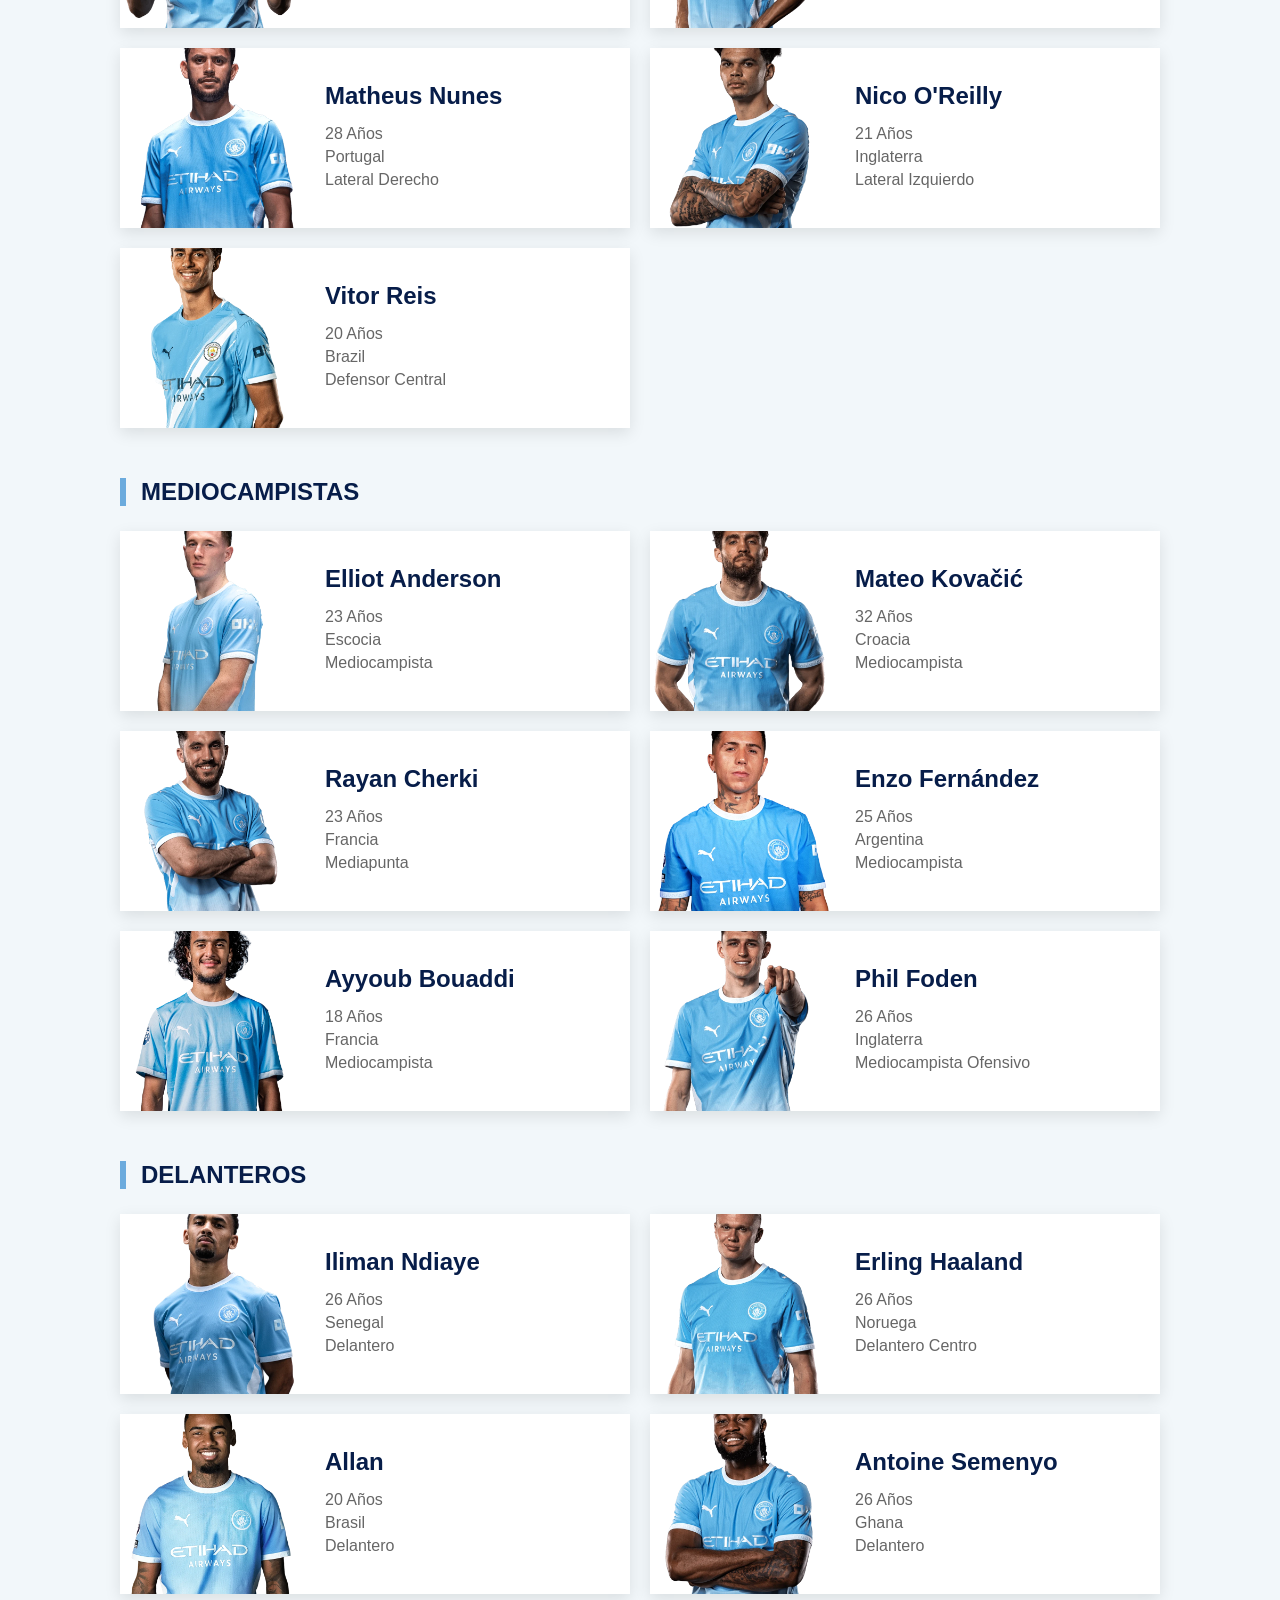
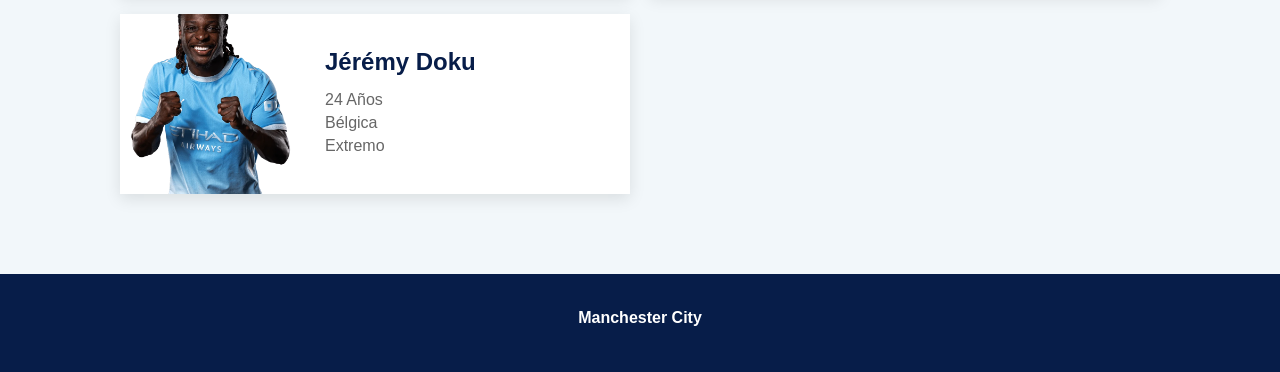
<file: plantel.html>
<!DOCTYPE html>
<html lang="es">

<head>

    <meta charset="UTF-8">
    <meta name="viewport" content="width=device-width, initial-scale=1.0">

    <title>Plantel 2026/27 | Manchester City</title>

    <link rel="stylesheet" href="css/style.css">

</head>

<body>


    <header>

        <nav class="navbar">

            <a href="index.html" class="logo">
                <img src="img/logo.png" alt="Manchester City">
            </a>

            <button class="menu-btn" id="menuBtn">
                ☰
            </button>

            <ul class="nav-links" id="navLinks">

                <li>
                    <a href="index.html" class="active">Inicio</a>
                </li>

                <li>
                    <a href="Plantel.html">Plantel</a>
                </li>

                <li>
                    <a href="Historia.html">Historia</a>
                </li>

                <li>
                    <a href="Titulos.html">Títulos</a>
                </li>

                <li>
                    <a href="Leyendas.html">Leyendas</a>
                </li>

            </ul>

        </nav>

    </header>

    <main>

        <section class="pagina-header">

            <h1>PLANTEL 2026/27</h1>

            <p>
                Manchester City Football Club
            </p>

        </section>


        <section class="plantel">


            <h2>PORTEROS</h2>

            <div class="jugadores">

                <article class="jugador">

                    <img src="img/jugadores/GianluigiDonnarumma.jpg" alt="Gianluigi Donnarumma">

                    <div class="jugador-info">

                        <h3>Gianluigi Donnarumma</h3>

                        <p>27 Años</p>

                        <p>Italia</p>

                        <p>Portero</p>

                    </div>

                </article>


                <article class="jugador">

                    <img src="img/jugadores/MarcusBettinelli.jpg" alt="Marcus Bettinelli">

                    <div class="jugador-info">

                        <h3>Marcus Bettinelli</h3>

                        <p>34 Años</p>

                        <p>Inglaterra</p>

                        <p>Portero</p>

                    </div>

                </article>


                <article class="jugador">

                    <img src="img/jugadores/Geronimo Rulli.jpg" alt="Gerónimo Rulli">

                    <div class="jugador-info">

                        <h3>Gerónimo Rulli</h3>

                        <p>34 Años</p>

                        <p>Argentina</p>

                        <p>Portero</p>

                    </div>

                </article>

            </div>


            <h2>DEFENSORES</h2>

            <div class="jugadores">

                <article class="jugador">

                    <img src="img/jugadores/Ruben Dias.jpg" alt="Rúben Dias">

                    <div class="jugador-info">

                        <h3>Rúben Dias</h3>

                        <p>29 Años</p>

                        <p>Portugal</p>

                        <p>Defensa Central</p>

                    </div>

                </article>


                <article class="jugador">

                    <img src="img/jugadores/Marc Guehi.jpg" alt="Marc Guéhi">

                    <div class="jugador-info">

                        <h3>Marc Guéhi</h3>

                        <p>26 Años</p>

                        <p>Inglaterra</p>

                        <p>Defensa Central</p>

                    </div>

                </article>


                <article class="jugador">

                    <img src="img/jugadores/Rayan Ait-Nouri.jpg" alt="Rayan Aït-Nouri">

                    <div class="jugador-info">

                        <h3>Rayan Aït-Nouri</h3>

                        <p>25 Años</p>

                        <p>Argelia</p>

                        <p>Lateral Izquierdo</p>

                    </div>

                </article>


                <article class="jugador">

                    <img src="img/jugadores/Josko Gvardiol.jpg" alt="Joško Gvardiol">

                    <div class="jugador-info">

                        <h3>Joško Gvardiol</h3>

                        <p>24 Años</p>

                        <p>Croacia</p>

                        <p>Defensa Central</p>

                    </div>

                </article>


                <article class="jugador">

                    <img src="img/jugadores/Abdukodir Khusanov.jpg" alt="Abdukodir Khusanov">

                    <div class="jugador-info">

                        <h3>Abdukodir Khusanov</h3>

                        <p>22 Años</p>

                        <p>Uzbekistán</p>

                        <p>Defensa Central</p>

                    </div>

                </article>


                <article class="jugador">

                    <img src="img/jugadores/Rico Lewis.jpg" alt="Rico Lewis">

                    <div class="jugador-info">

                        <h3>Rico Lewis</h3>

                        <p>21 Años</p>

                        <p>Inglaterra</p>

                        <p>Lateral Derecho</p>

                    </div>

                </article>

                <article class="jugador">

                    <img src="img/jugadores/Matheus Nunes.jpg" alt="Matheus Nunes">

                    <div class="jugador-info">

                        <h3>Matheus Nunes</h3>

                        <p>28 Años</p>

                        <p>Portugal</p>

                        <p>Lateral Derecho</p>

                    </div>

                </article>

                <article class="jugador">

                    <img src="img/jugadores/Nico O'Reilly.jpg" alt="Nico O'Reilly">

                    <div class="jugador-info">

                        <h3>Nico O'Reilly</h3>

                        <p>21 Años</p>

                        <p>Inglaterra</p>

                        <p>Lateral Izquierdo</p>

                    </div>

                </article>

                <article class="jugador">

                    <img src="img/jugadores/Vitor Reis.jpg" alt="Vitor Reis">

                    <div class="jugador-info">

                        <h3>Vitor Reis</h3>

                        <p>20 Años</p>

                        <p>Brazil</p>

                        <p>Defensor Central</p>

                    </div>

                </article>

            </div>


            <h2>MEDIOCAMPISTAS</h2>

            <div class="jugadores">

                <article class="jugador">

                    <img src="img/jugadores/Elliot Anderson.jpg" alt="Elliot Anderson">

                    <div class="jugador-info">

                        <h3>Elliot Anderson</h3>

                        <p>23 Años</p>

                        <p>Escocia</p>

                        <p>Mediocampista</p>

                    </div>

                </article>


                <article class="jugador">

                    <img src="img/jugadores/Mateo Kovacic.jpg" alt="Mateo Kovačić">

                    <div class="jugador-info">

                        <h3>Mateo Kovačić</h3>

                        <p>32 Años</p>

                        <p>Croacia</p>

                        <p>Mediocampista</p>

                    </div>

                </article>


                <article class="jugador">

                    <img src="img/jugadores/Rayan Cherki.jpg" alt="Rayan Cherki">

                    <div class="jugador-info">

                        <h3>Rayan Cherki</h3>

                        <p>23 Años</p>

                        <p>Francia</p>

                        <p>Mediapunta</p>

                    </div>

                </article>


                <article class="jugador">

                    <img src="img/jugadores/Enzo Fernandez.jpg" alt="Enzo Fernández">

                    <div class="jugador-info">

                        <h3>Enzo Fernández</h3>

                        <p>25 Años</p>

                        <p>Argentina</p>

                        <p>Mediocampista</p>

                    </div>

                </article>

                <article class="jugador">

                    <img src="img/jugadores/Ayyoub Bouaddi.jpg" alt="Ayyoub Bouaddi">

                    <div class="jugador-info">

                        <h3>Ayyoub Bouaddi</h3>

                        <p>18 Años</p>

                        <p>Francia</p>

                        <p>Mediocampista</p>

                    </div>

                </article>

                <article class="jugador">

                    <img src="img/jugadores/Phil Foden.jpg" alt="Phil Foden">

                    <div class="jugador-info">

                        <h3>Phil Foden</h3>

                        <p>26 Años</p>

                        <p>Inglaterra</p>

                        <p>Mediocampista Ofensivo</p>

                    </div>

                </article>

            </div>


            <h2>DELANTEROS</h2>

            <div class="jugadores">

                <article class="jugador">

                    <img src="img/jugadores/Iliman Ndiaye.jpg" alt="Iliman Ndiaye">

                    <div class="jugador-info">

                        <h3>Iliman Ndiaye</h3>

                        <p>26 Años</p>

                        <p>Senegal</p>

                        <p>Delantero</p>

                    </div>

                </article>


                <article class="jugador">

                    <img src="img/jugadores/Erling Haaland.jpg" alt="Erling Haaland">

                    <div class="jugador-info">

                        <h3>Erling Haaland</h3>

                        <p>26 Años</p>

                        <p>Noruega</p>

                        <p>Delantero Centro</p>

                    </div>

                </article>


                <article class="jugador">

                    <img src="img/jugadores/Allan.jpg" alt="Allan">

                    <div class="jugador-info">

                        <h3>Allan</h3>

                        <p>20 Años</p>

                        <p>Brasil</p>

                        <p>Delantero</p>

                    </div>

                </article>


                <article class="jugador">

                    <img src="img/jugadores/Antoine Semenyo.jpg" alt="Antoine Semenyo">

                    <div class="jugador-info">

                        <h3>Antoine Semenyo</h3>

                        <p>26 Años</p>

                        <p>Ghana</p>

                        <p>Delantero</p>

                    </div>

                </article>


                <article class="jugador">

                    <img src="img/jugadores/Jeremy Doku.jpg" alt="Jérémy Doku">

                    <div class="jugador-info">

                        <h3>Jérémy Doku</h3>

                        <p>24 Años</p>

                        <p>Bélgica</p>

                        <p>Extremo</p>

                    </div>

                </article>

            </div>

        </section>

    </main>


    <footer>

        <p>Manchester City</p>

    </footer>


    <script src="js/script.js"></script>

</body>

</html>
</file>
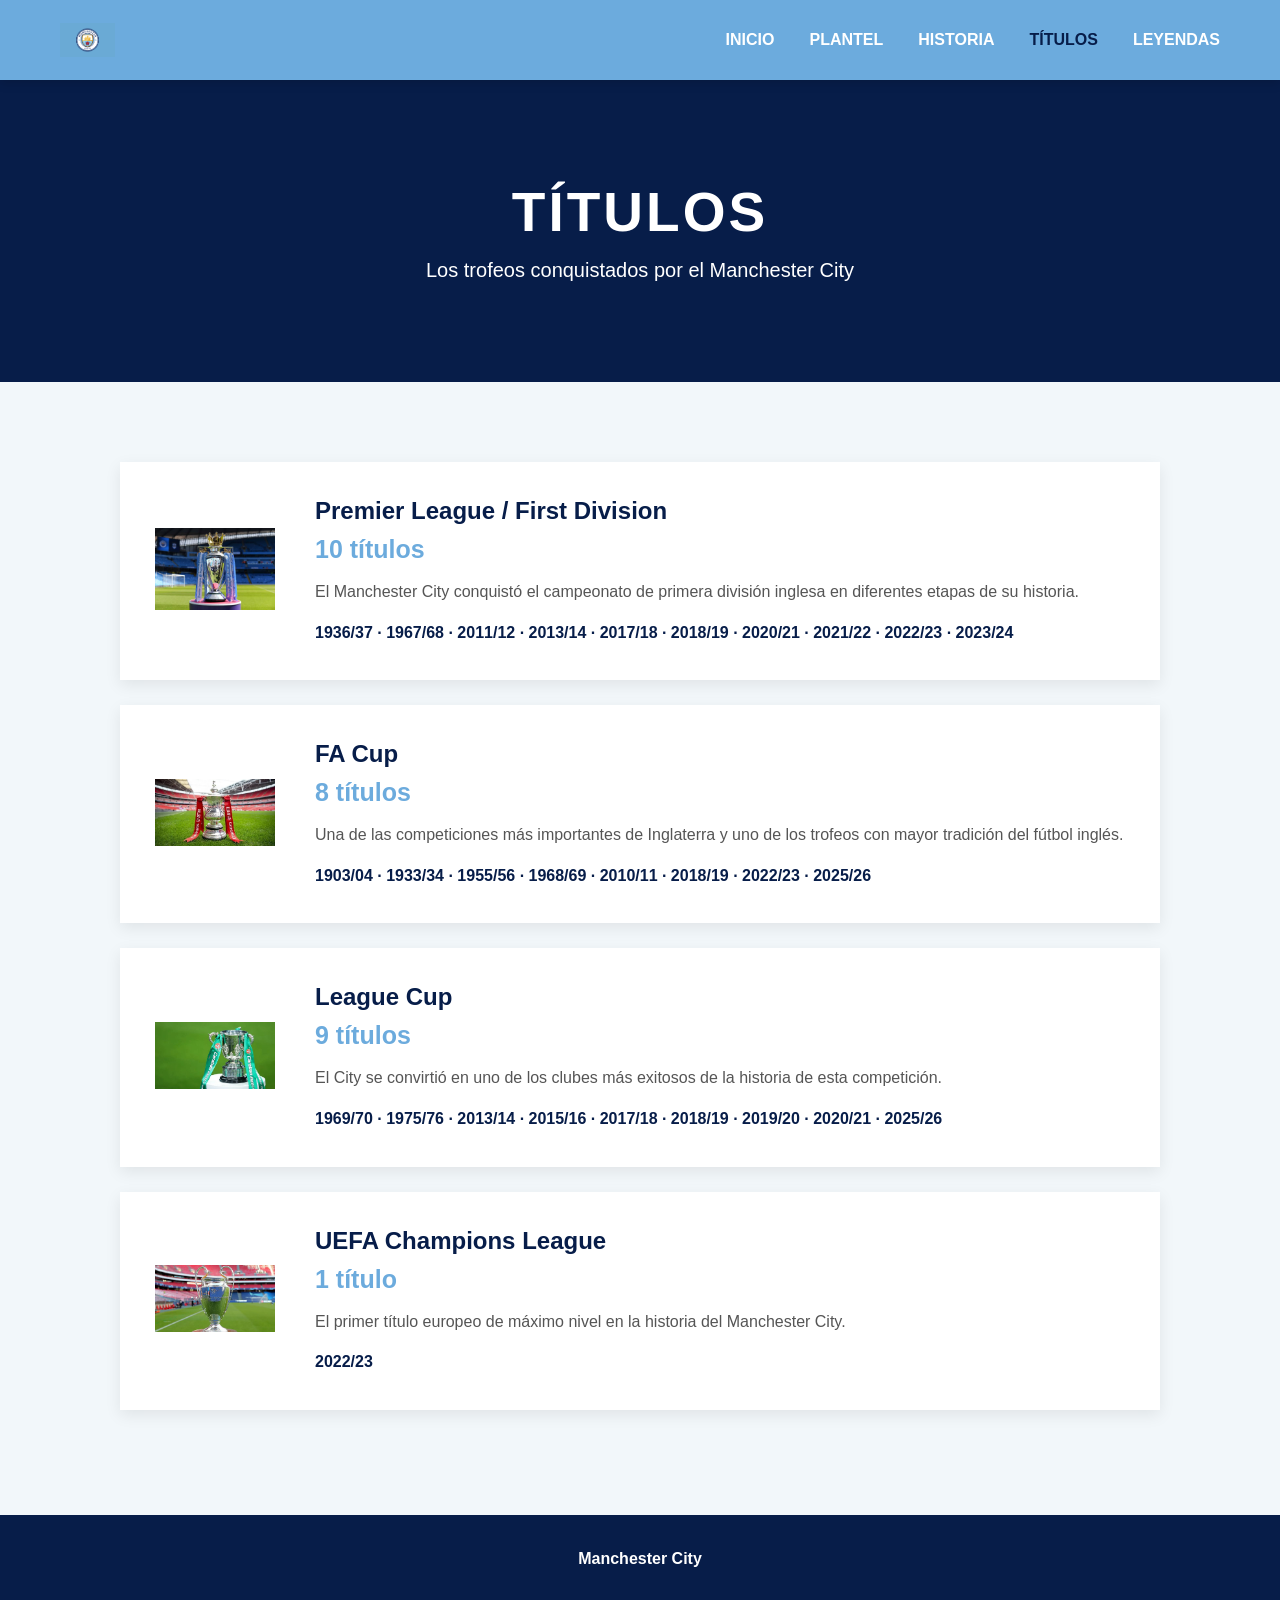
<file: Titulos.html>
<!DOCTYPE html>
<html lang="es">

<head>

    <meta charset="UTF-8">
    <meta name="viewport" content="width=device-width, initial-scale=1.0">

    <title>Títulos | Manchester City</title>

    <link rel="stylesheet" href="css/style.css">

</head>

<body>

    <header>

        <nav class="navbar">

            <a href="index.html" class="logo">
                <img src="img/logo.png" alt="Manchester City">
            </a>

            <button class="menu-btn" id="menuBtn">
                ☰
            </button>

            <ul class="nav-links" id="navLinks">

                <li><a href="index.html">Inicio</a></li>
                <li><a href="Plantel.html">Plantel</a></li>
                <li><a href="Historia.html">Historia</a></li>
                <li><a href="Titulos.html" class="active">Títulos</a></li>
                <li><a href="Leyendas.html">Leyendas</a></li>

            </ul>

        </nav>

    </header>


    <main>

        <section class="pagina-header">

            <h1>TÍTULOS</h1>

            <p>
                Los trofeos conquistados por el Manchester City
            </p>

        </section>


        <section class="titulos">


            <article class="titulo-card">

                <div class="trofeo">

                    <img src="img/Titulos/premier.png" alt="Premier League">

                </div>

                <div>

                    <h2>Premier League / First Division</h2>

                    <h3>10 títulos</h3>

                    <p>
                        El Manchester City conquistó el campeonato
                        de primera división inglesa en diferentes
                        etapas de su historia.
                    </p>

                    <p class="años">
                        1936/37 · 1967/68 · 2011/12 · 2013/14 ·
                        2017/18 · 2018/19 · 2020/21 · 2021/22 ·
                        2022/23 · 2023/24
                    </p>

                </div>

            </article>


            <article class="titulo-card">

                <div class="trofeo">

                    <img src="img/Titulos/fa-cup.png" alt="FA Cup">

                </div>

                <div>

                    <h2>FA Cup</h2>

                    <h3>8 títulos</h3>

                    <p>
                        Una de las competiciones más importantes
                        de Inglaterra y uno de los trofeos con
                        mayor tradición del fútbol inglés.
                    </p>

                    <p class="años">
                        1903/04 · 1933/34 · 1955/56 · 1968/69 ·
                        2010/11 · 2018/19 · 2022/23 · 2025/26
                    </p>

                </div>

            </article>


            <article class="titulo-card">

                <div class="trofeo">

                    <img src="img/Titulos/league-cup.png" alt="League Cup">

                </div>

                <div>

                    <h2>League Cup</h2>

                    <h3>9 títulos</h3>

                    <p>
                        El City se convirtió en uno de los clubes
                        más exitosos de la historia de esta competición.
                    </p>

                    <p class="años">
                        1969/70 · 1975/76 · 2013/14 · 2015/16 ·
                        2017/18 · 2018/19 · 2019/20 · 2020/21 ·
                        2025/26
                    </p>

                </div>

            </article>


            <article class="titulo-card">

                <div class="trofeo">

                    <img src="img/Titulos/champions.png" alt="Champions League">

                </div>

                <div>

                    <h2>UEFA Champions League</h2>

                    <h3>1 título</h3>

                    <p>
                        El primer título europeo de máximo nivel
                        en la historia del Manchester City.
                    </p>

                    <p class="años">
                        2022/23
                    </p>

                </div>

            </article>


        </section>

    </main>


    <footer>

        <p>Manchester City</p>

    </footer>


    <script src="js/script.js"></script>

</body>

</html>
</file>
<file: css/style.css>
* {
    margin: 0;
    padding: 0;
    box-sizing: border-box;
}

html {
    scroll-behavior: smooth;
}

body {
    font-family: Arial, Helvetica, sans-serif;
    background-color: #f2f7fa;
    color: #071d49;
}

.navbar {
    height: 80px;
    background-color: #6cabdd;
    display: flex;
    align-items: center;
    justify-content: space-between;
    padding: 0 60px;
    position: fixed;
    width: 100%;
    top: 0;
    z-index: 1000;
    box-shadow: 0 3px 10px rgba(0, 0, 0, 0.15);
}

.logo img {
    width: 55px;
    display: block;
}

.nav-links {
    display: flex;
    list-style: none;
    gap: 35px;
}

.nav-links a {
    text-decoration: none;
    color: white;
    font-weight: bold;
    text-transform: uppercase;
    transition: 0.3s;
}

.nav-links a:hover,
.nav-links a.active {
    color: #071d49;
}

.menu-btn {
    display: none;
    background: none;
    border: none;
    color: white;
    font-size: 28px;
    cursor: pointer;
}


.inicio {
    min-height: 100vh;
    background:
        linear-gradient(
            rgba(0, 25, 60, 0.65),
            rgba(0, 25, 60, 0.65)
        ),
        url("../img/estadio.jpg") center/cover;

    display: flex;
    justify-content: center;
    align-items: center;
    text-align: center;
    color: white;
}

.inicio-contenido h1 {
    font-size: 70px;
    letter-spacing: 5px;
}

.inicio-contenido p {
    font-size: 24px;
    margin-top: 20px;
}


.descripcion {
    max-width: 1000px;
    margin: auto;
    padding: 100px 30px;
    text-align: center;
}

.descripcion h2,
.accesos h2 {
    font-size: 40px;
    margin-bottom: 30px;
}

.descripcion p {
    color: #555;
    line-height: 1.8;
    margin-bottom: 20px;
}


.accesos {
    padding: 80px 10%;
    background-color: white;
    text-align: center;
}

.accesos-grid {
    display: grid;
    grid-template-columns: repeat(4, 1fr);
    gap: 25px;
}

.acceso {
    text-decoration: none;
    color: #071d49;
    background-color: #f2f7fa;
    padding: 40px 20px;
    border-top: 5px solid #6cabdd;
    transition: 0.3s;
}

.acceso:hover {
    transform: translateY(-8px);
    background-color: #6cabdd;
    color: white;
}

.acceso h3 {
    margin-bottom: 15px;
}


.pagina-header {
    margin-top: 80px;
    padding: 100px 20px;
    background-color: #071d49;
    color: white;
    text-align: center;
}

.pagina-header h1 {
    font-size: 55px;
    letter-spacing: 3px;
}

.pagina-header p {
    margin-top: 15px;
    font-size: 20px;
}


.plantel,
.historia,
.titulos,
.leyendas {
    max-width: 1100px;
    margin: auto;
    padding: 80px 30px;
}

.plantel h2 {
    margin: 50px 0 25px;
    border-left: 6px solid #6cabdd;
    padding-left: 15px;
}


.jugadores {
    display: grid;
    grid-template-columns: repeat(2, 1fr);
    gap: 20px;
}

.jugador {
    display: flex;
    align-items: center;
    background-color: white;
    min-height: 180px;
    box-shadow: 0 5px 15px rgba(0, 0, 0, 0.1);
    transition: 0.3s;
}

.jugador:hover {
    transform: translateY(-5px);
}

.jugador img {
    width: 180px;
    height: 180px;
    object-fit: cover;
}

.jugador-info {
    padding: 25px;
}

.jugador-info h3 {
    font-size: 24px;
    margin-bottom: 15px;
}

.jugador-info p {
    color: #666;
    margin: 5px 0;
}


.historia-etapa {
    background-color: white;
    padding: 40px;
    margin-bottom: 30px;
    border-left: 6px solid #6cabdd;
    box-shadow: 0 5px 15px rgba(0, 0, 0, 0.08);
}

.historia-etapa h2 {
    font-size: 30px;
    margin-bottom: 20px;
}

.historia-etapa p {
    line-height: 1.8;
    color: #555;
}


.titulo-card {
    display: flex;
    align-items: center;
    gap: 40px;
    background-color: white;
    padding: 35px;
    margin-bottom: 25px;
    box-shadow: 0 5px 15px rgba(0, 0, 0, 0.08);
}

.trofeo img {
    width: 120px;
    height: 120px;
    object-fit: contain;
}

.titulo-card h2 {
    margin-bottom: 10px;
}

.titulo-card h3 {
    font-size: 25px;
    color: #6cabdd;
    margin-bottom: 15px;
}

.titulo-card p {
    color: #555;
    line-height: 1.6;
}

.titulo-card .años {
    margin-top: 15px;
    font-weight: bold;
    color: #071d49;
}


.leyendas {
    display: grid;
    grid-template-columns: repeat(2, 1fr);
    gap: 30px;
}

.leyenda {
    background-color: white;
    box-shadow: 0 5px 15px rgba(0, 0, 0, 0.1);
    overflow: hidden;
    transition: 0.3s;
}

.leyenda:hover {
    transform: translateY(-7px);
}

.leyenda > img {
    width: 100%;
    height: 300px;
    object-fit: cover;
}

.leyenda-info {
    padding: 25px;
}

.leyenda-info h2 {
    margin-bottom: 15px;
}

.leyenda-info p {
    color: #666;
    margin-bottom: 8px;
}

.leyenda-info p:last-child {
    line-height: 1.6;
    margin-top: 20px;
}


footer {
    background-color: #071d49;
    color: white;
    text-align: center;
    padding: 35px;
}

footer p {
    font-weight: bold;
    margin-bottom: 10px;
}


@media (max-width: 900px) {

    .navbar {
        padding: 0 25px;
    }

    .menu-btn {
        display: block;
    }

    .nav-links {
        display: none;
        position: absolute;
        top: 80px;
        left: 0;
        width: 100%;
        background-color: #6cabdd;
        flex-direction: column;
        text-align: center;
        padding: 25px;
        gap: 25px;
    }

    .nav-links.active {
        display: flex;
    }

    .accesos-grid {
        grid-template-columns: repeat(2, 1fr);
    }

    .jugadores {
        grid-template-columns: 1fr;
    }

    .leyendas {
        grid-template-columns: 1fr;
    }

    .inicio-contenido h1 {
        font-size: 45px;
    }

}


@media (max-width: 600px) {

    .accesos-grid {
        grid-template-columns: 1fr;
    }

    .titulo-card {
        flex-direction: column;
        text-align: center;
    }

    .jugador {
        flex-direction: column;
        text-align: center;
    }

    .jugador img {
        width: 100%;
        height: 280px;
    }

    .pagina-header h1 {
        font-size: 40px;
    }

}
</file>
